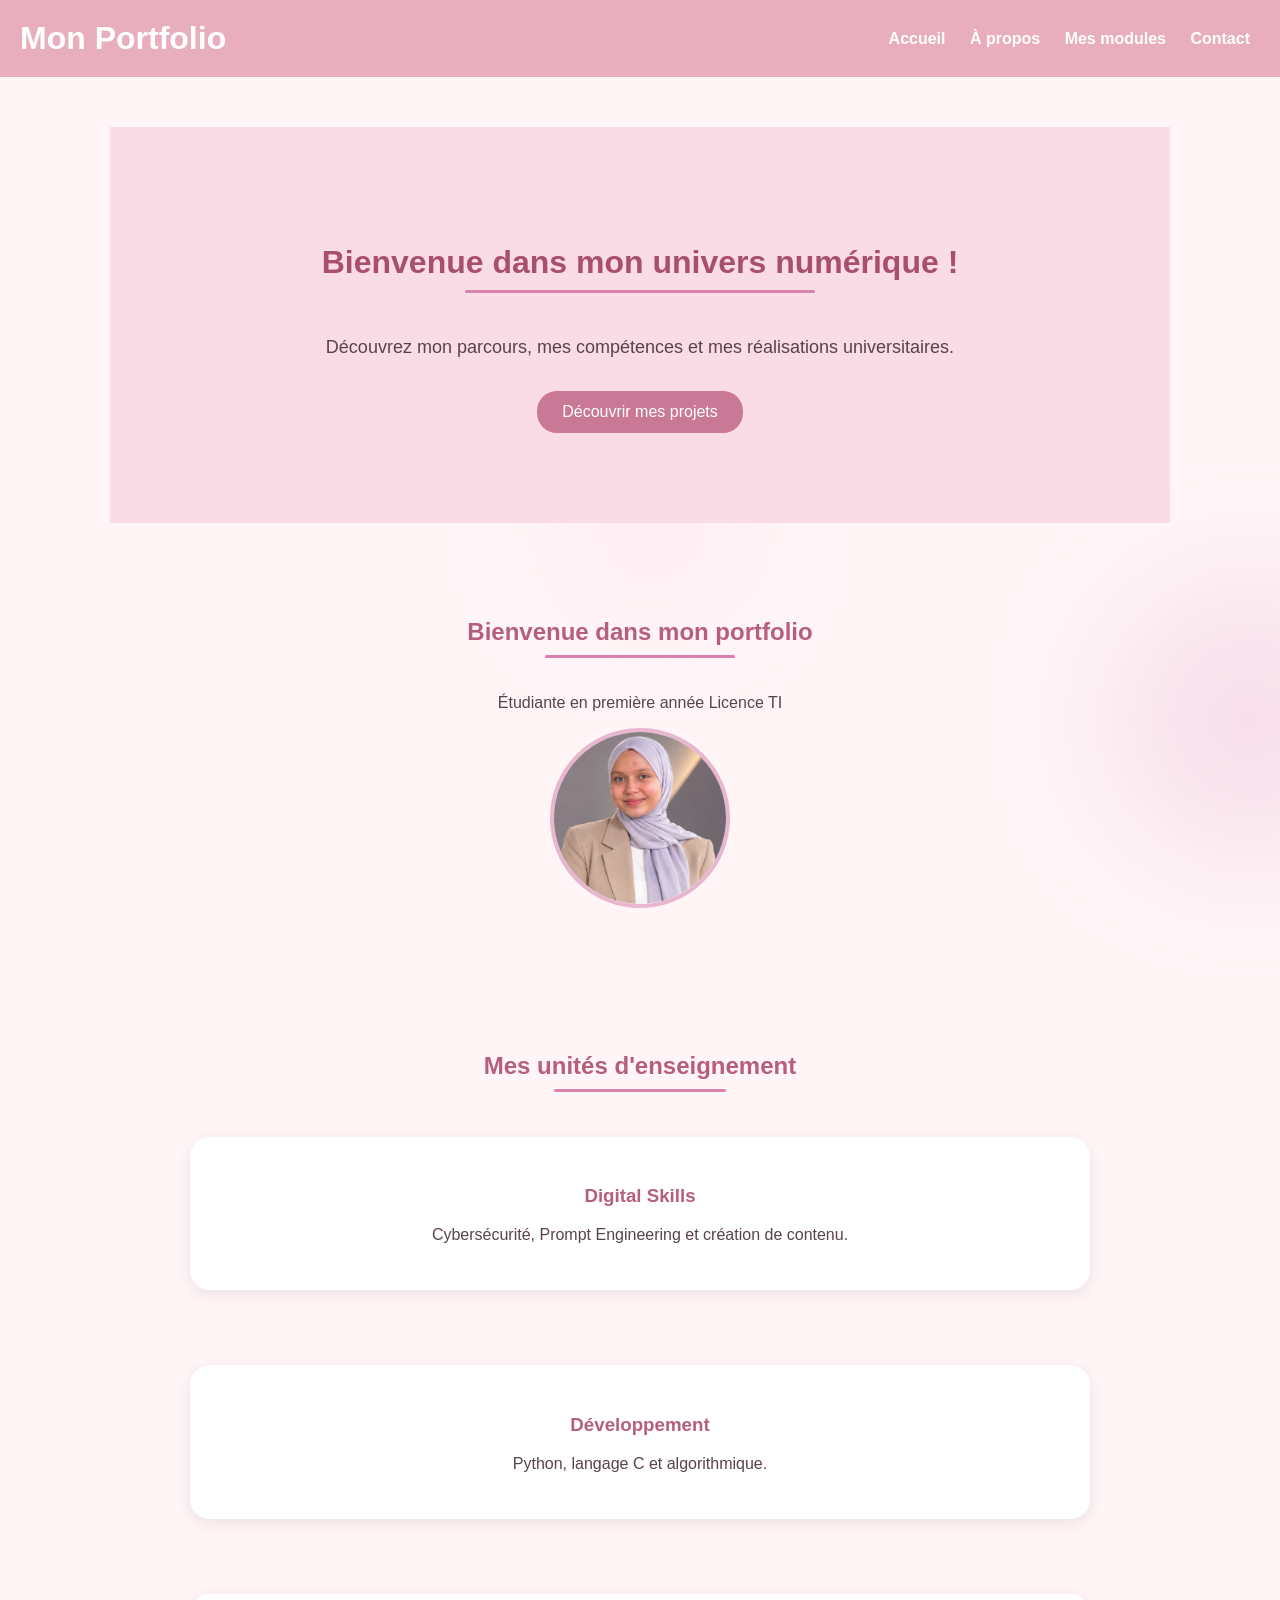
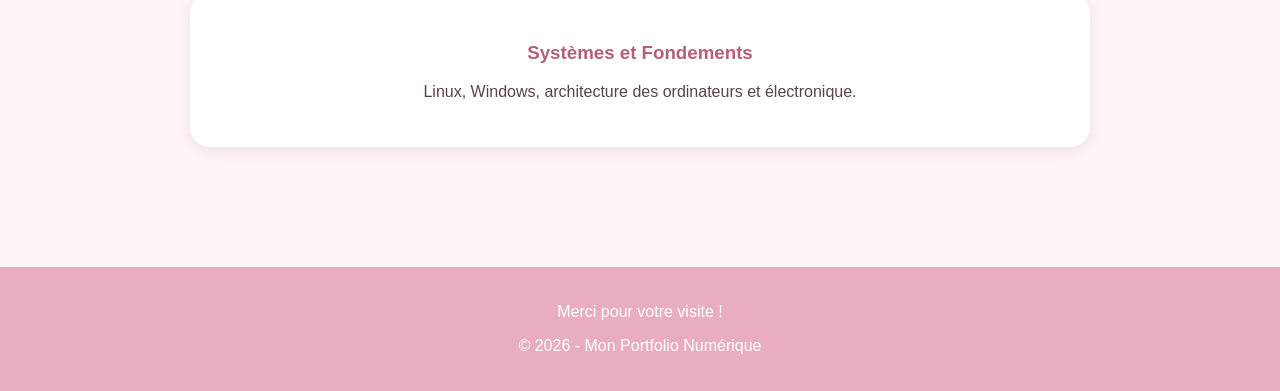
<file: index.html>
<!DOCTYPE html>
<html lang="fr">

<head>
    <meta charset="UTF-8">
    <meta name="viewport" content="width=device-width, initial-scale=1.0">

    <title>Mon Portfolio Numérique</title>

    <link rel="stylesheet" href="css/style.css">
</head>

<body>
    <div class="decoration decoration-1"></div>
   <div class="decoration decoration-2"></div>
   <div class="decoration decoration-3"></div>

    <!-- HEADER -->
    <header>
        <h1>Mon Portfolio</h1>

        <nav>
            <a href="#accueil">Accueil</a>
            <a href="#apropos">À propos</a>
            <a href="#modules">Mes modules</a>
            <a href="#contact">Contact</a>
        </nav>
    </header>

    <!-- SECTION ACCUEIL -->
    <main>

        <section id="accueil" class="bienvenue">

            <h2>Bienvenue dans mon univers numérique !</h2>

            <p>
                Découvrez mon parcours, mes compétences
                et mes réalisations universitaires.
            </p>

            <a href="#modules" class="bouton">
                Découvrir mes projets
            </a>

        </section>

        <!-- SECTION PRESENTATION -->
        <section id="apropos">

            

            <section class="profil">
   

    <h2>Bienvenue dans mon portfolio</h2>
    <p>Étudiante en première année Licence TI</p>
     <img src="medias/mon-profil.png" alt="Ma photo">
</section>
        </section>

        <!-- SECTION MODULES -->
        <section id="modules">

            <h2>Mes unités d'enseignement</h2>

            <div class="conteneur">

                <a href="digital-skills/cybersecurite.html"
                   class="carte">
                    <h3>Digital Skills</h3>
                    <p>Cybersécurité, Prompt Engineering
                    et création de contenu.</p>
                </a>

                <a href="developpement/python.html"
                   class="carte">
                    <h3>Développement</h3>
                    <p>Python, langage C et algorithmique.</p>
                </a>

                <a href="systemes-fondements/linux.html" class="carte">
                    <h3>Systèmes et Fondements</h3>
                    <p>Linux, Windows, architecture
                    des ordinateurs et électronique.</p>
                </a>

            </div>

        </section>
       

    </main>

    <!-- FOOTER -->
    <footer id="contact">

        <p>Merci pour votre visite !</p>

        <p>© 2026 - Mon Portfolio Numérique</p>

    </footer>

</body>
</html>
</file>
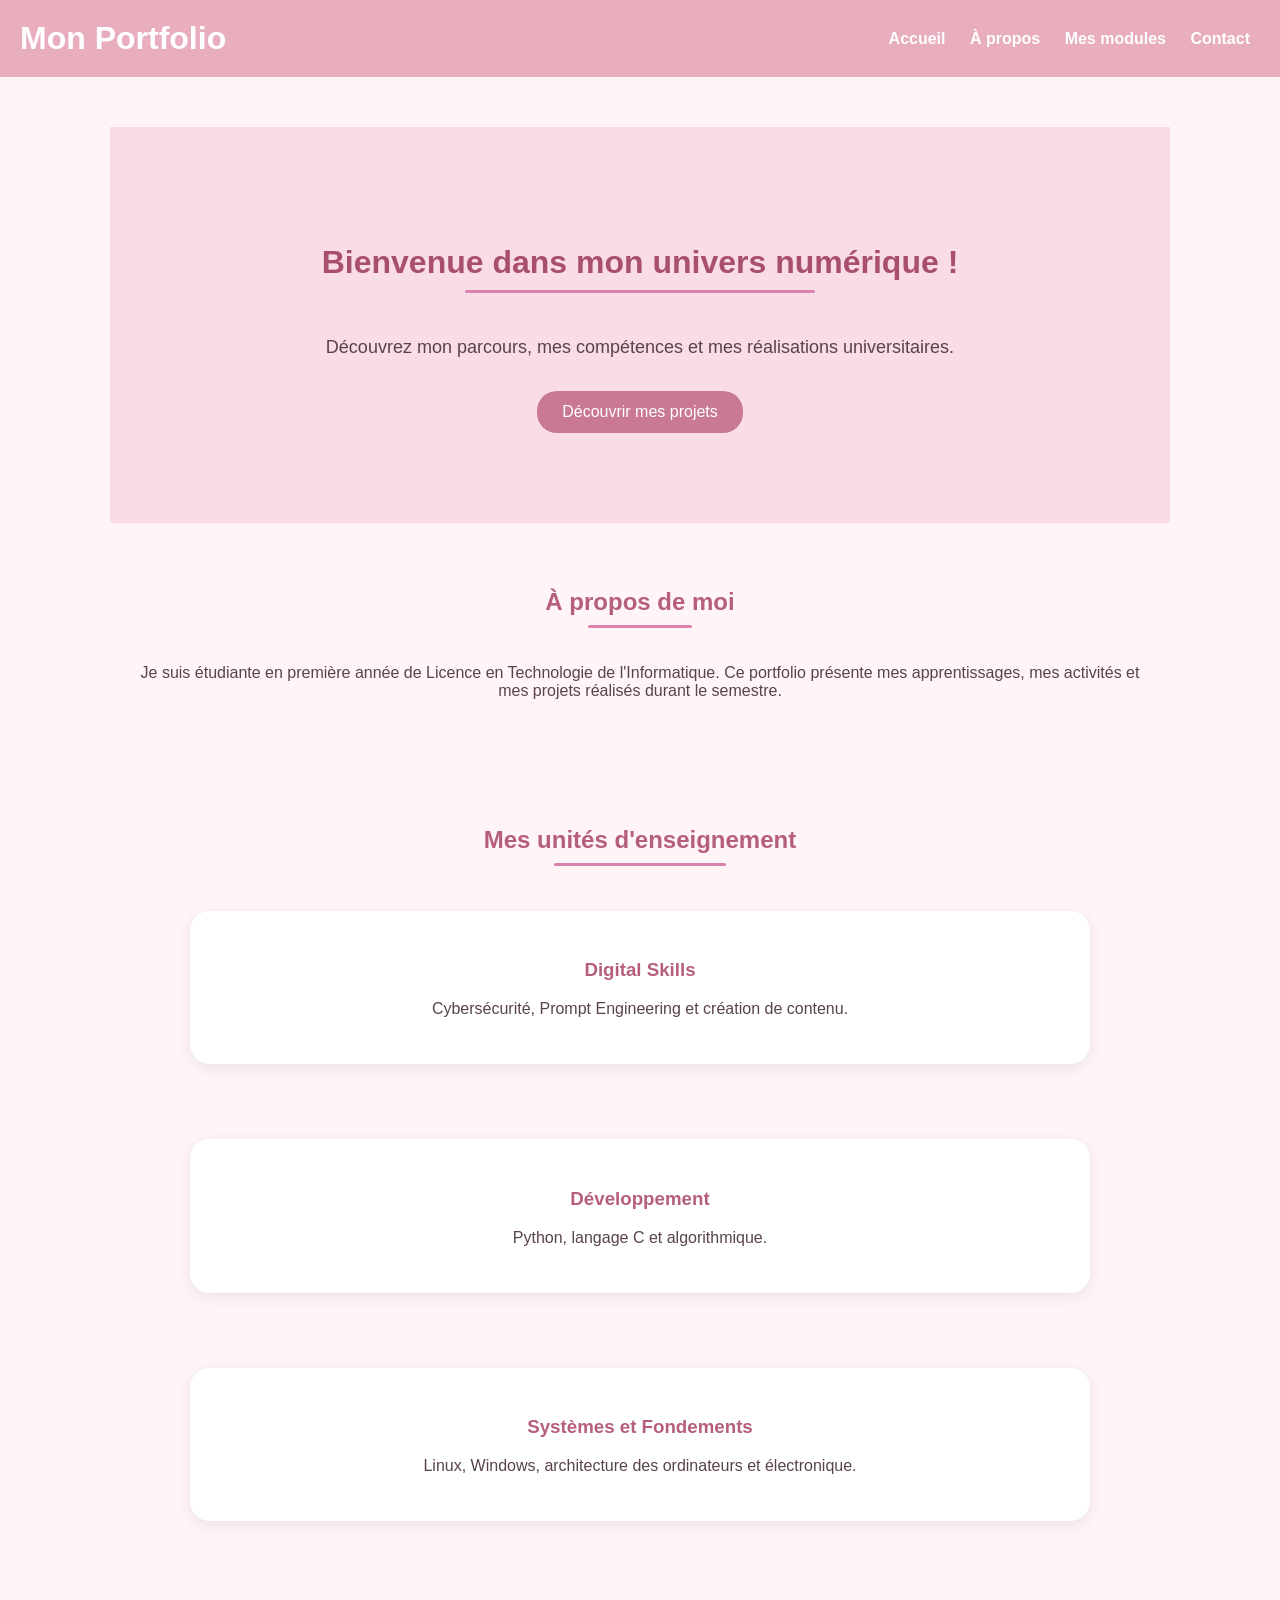
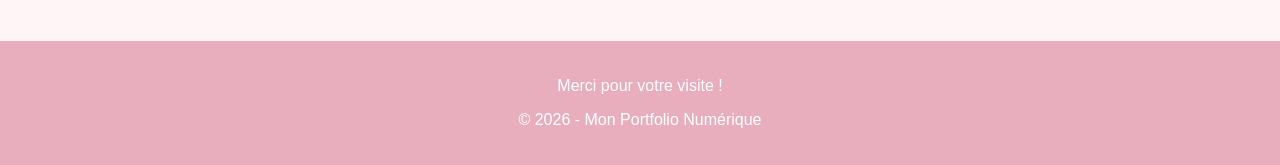
<file: index1.html>
<!DOCTYPE html>
<html lang="fr">

<head>
    <meta charset="UTF-8">
    <meta name="viewport" content="width=device-width, initial-scale=1.0">

    <title>Mon Portfolio Numérique</title>

    <link rel="stylesheet" href="css/style.css">
</head>

<body>

    <!-- HEADER -->
    <header>
        <h1>Mon Portfolio</h1>

        <nav>
            <a href="#accueil">Accueil</a>
            <a href="#apropos">À propos</a>
            <a href="#modules">Mes modules</a>
            <a href="#contact">Contact</a>
        </nav>
    </header>

    <!-- SECTION ACCUEIL -->
    <main>

        <section id="accueil" class="bienvenue">

            <h2>Bienvenue dans mon univers numérique !</h2>

            <p>
                Découvrez mon parcours, mes compétences
                et mes réalisations universitaires.
            </p>

            <a href="#modules" class="bouton">
                Découvrir mes projets
            </a>

        </section>

        <!-- SECTION PRESENTATION -->
        <section id="apropos">

            <h2>À propos de moi</h2>

            <p>
                Je suis étudiante en première année
                de Licence en Technologie de l'Informatique.

                Ce portfolio présente mes apprentissages,
                mes activités et mes projets réalisés
                durant le semestre.
            </p>

        </section>

        <!-- SECTION MODULES -->
        <section id="modules">

            <h2>Mes unités d'enseignement</h2>

            <div class="conteneur">

                <a href="digital-skills/cybersecurite.html"
                   class="carte">
                    <h3>Digital Skills</h3>
                    <p>Cybersécurité, Prompt Engineering
                    et création de contenu.</p>
                </a>

                <a href="developpement/python.html"
                   class="carte">
                    <h3>Développement</h3>
                    <p>Python, langage C et algorithmique.</p>
                </a>

                <a href="systemes/systemes-exploitation.html"
                   class="carte">
                    <h3>Systèmes et Fondements</h3>
                    <p>Linux, Windows, architecture
                    des ordinateurs et électronique.</p>
                </a>

            </div>

        </section>

    </main>

    <!-- FOOTER -->
    <footer id="contact">

        <p>Merci pour votre visite !</p>

        <p>© 2026 - Mon Portfolio Numérique</p>

    </footer>

</body>
</html>
</file>
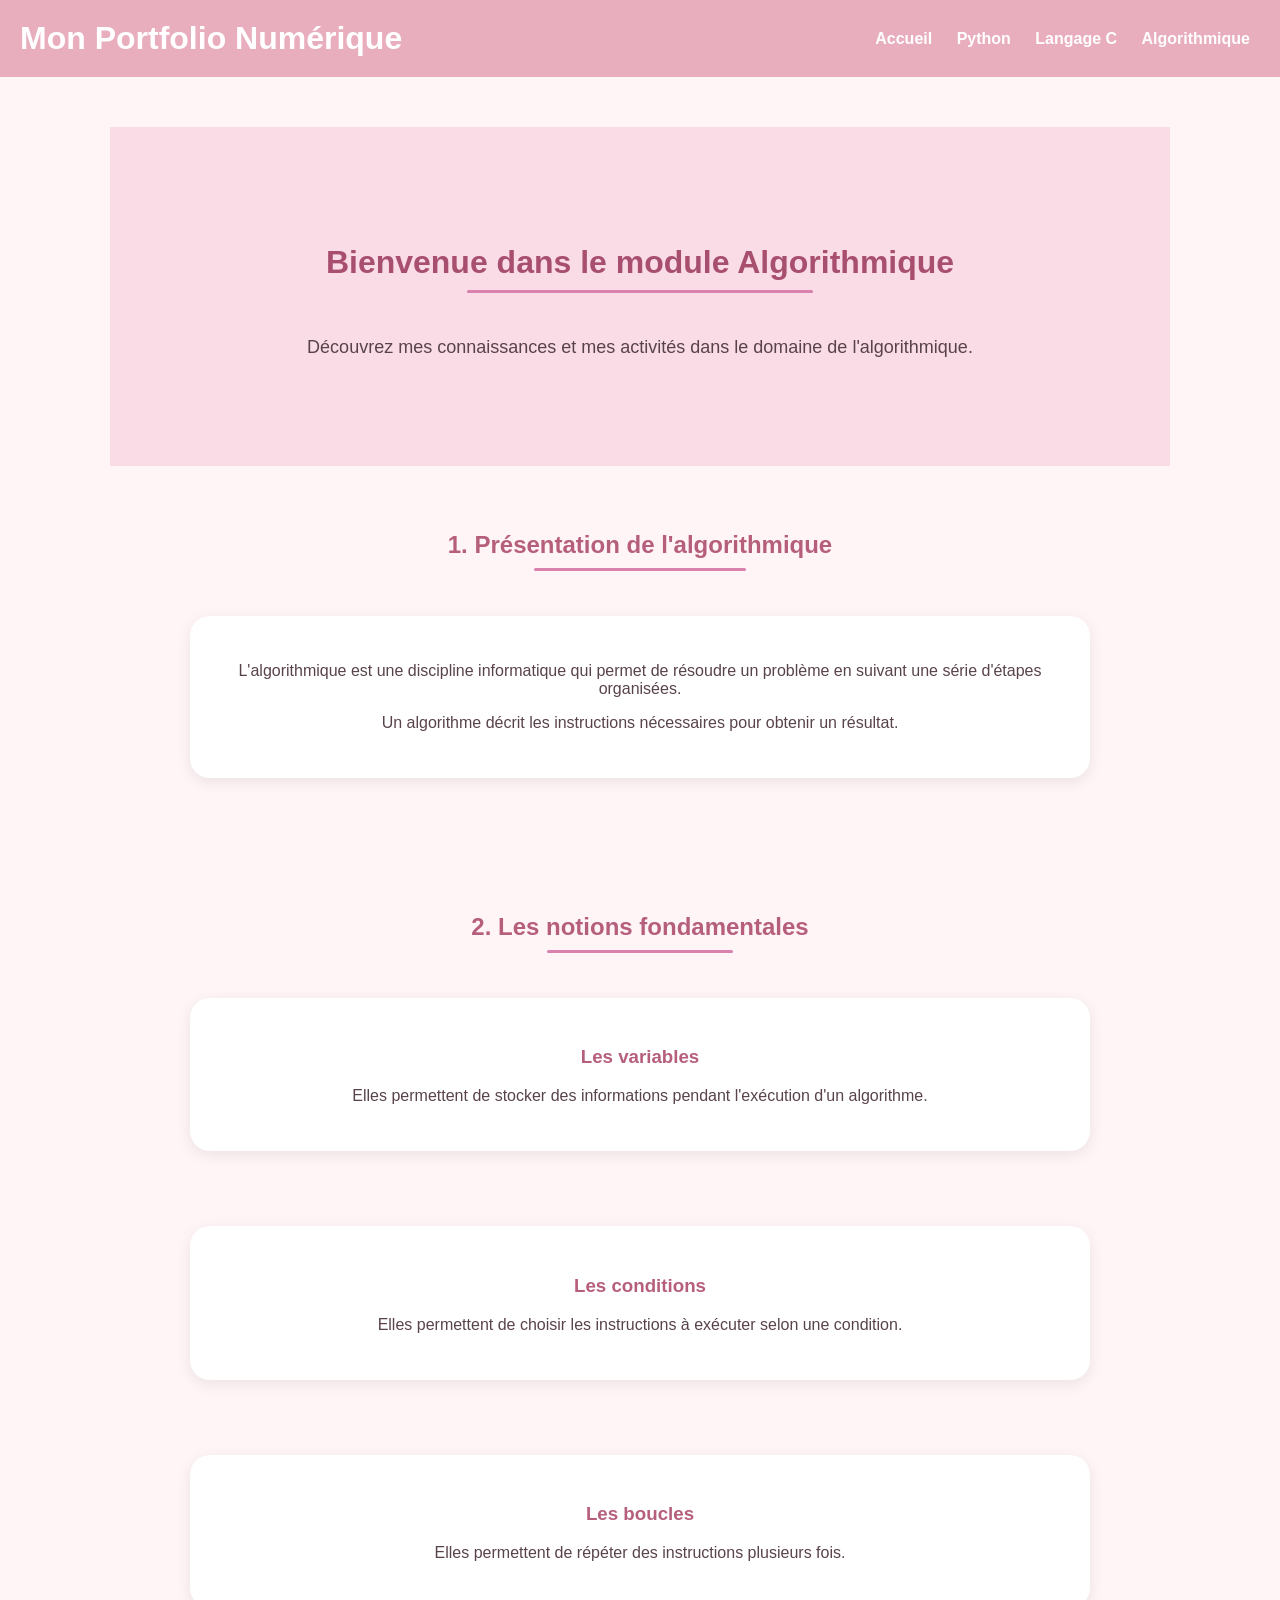
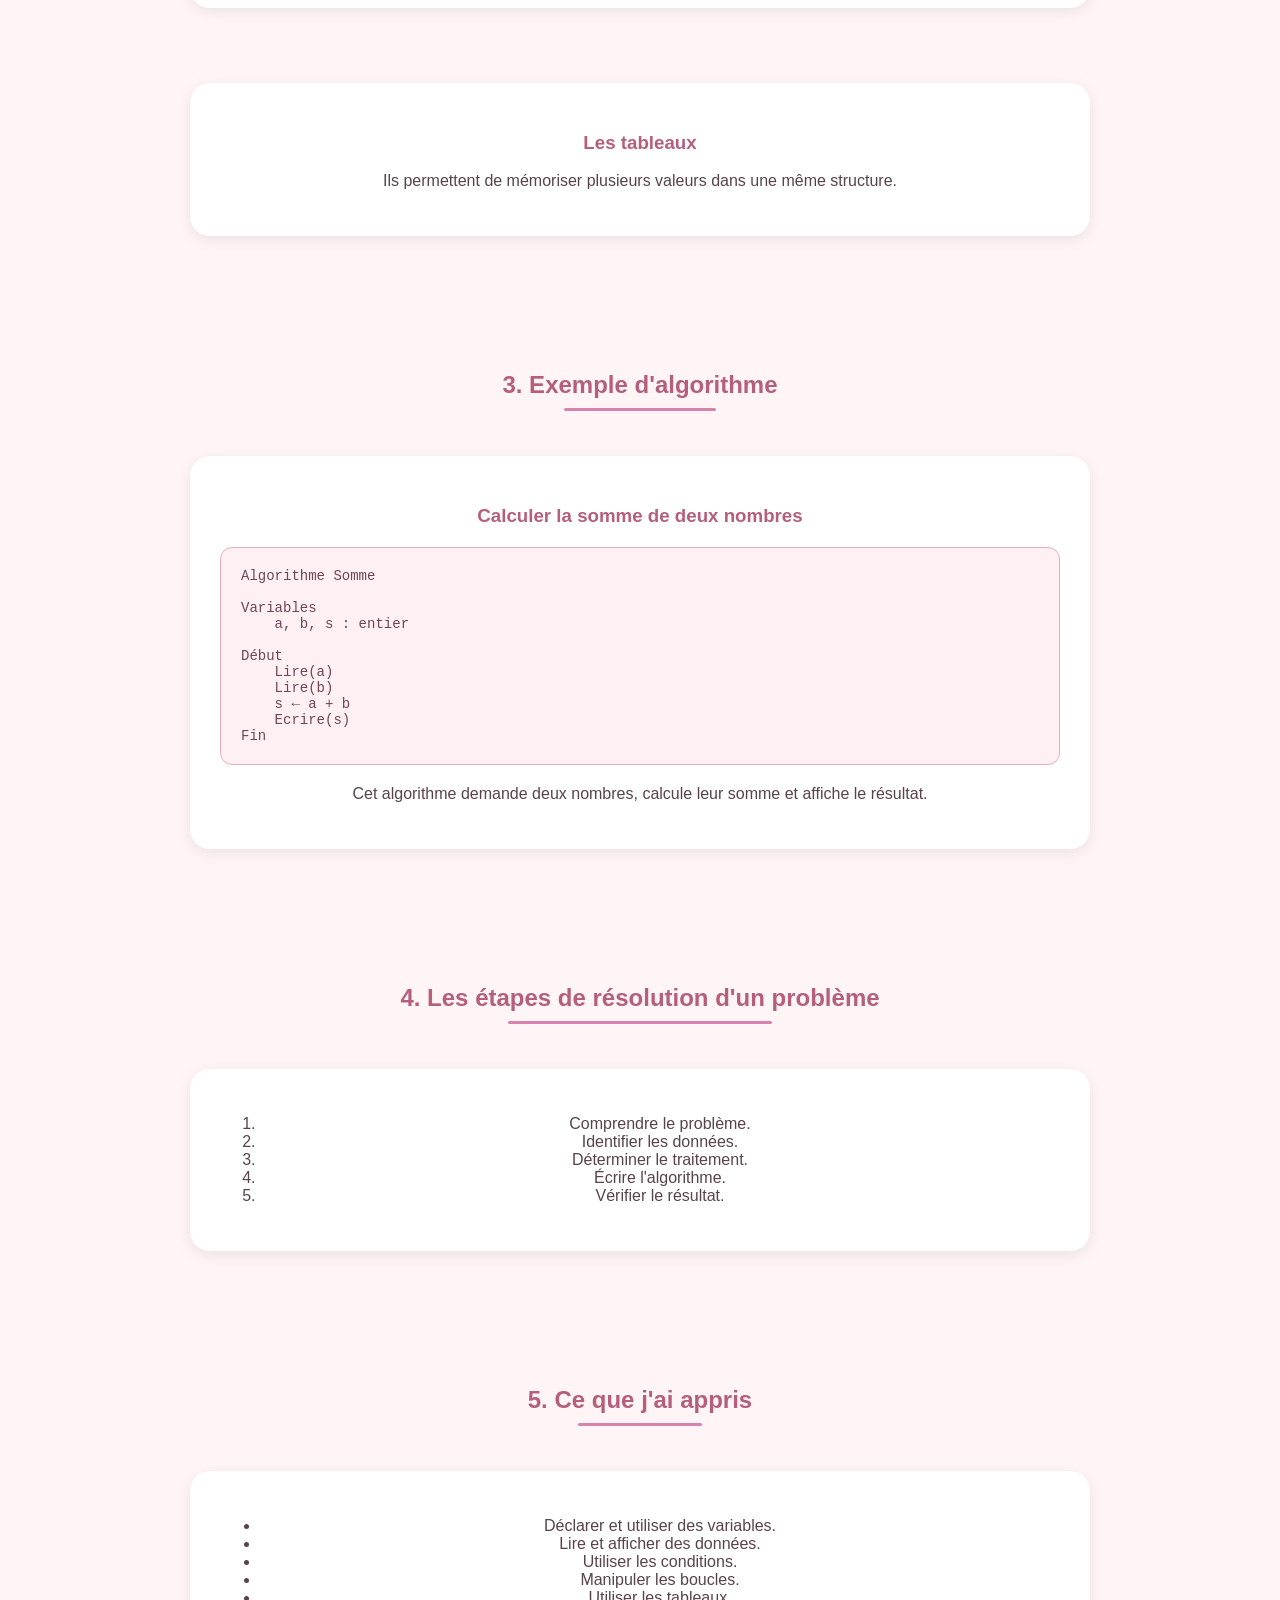
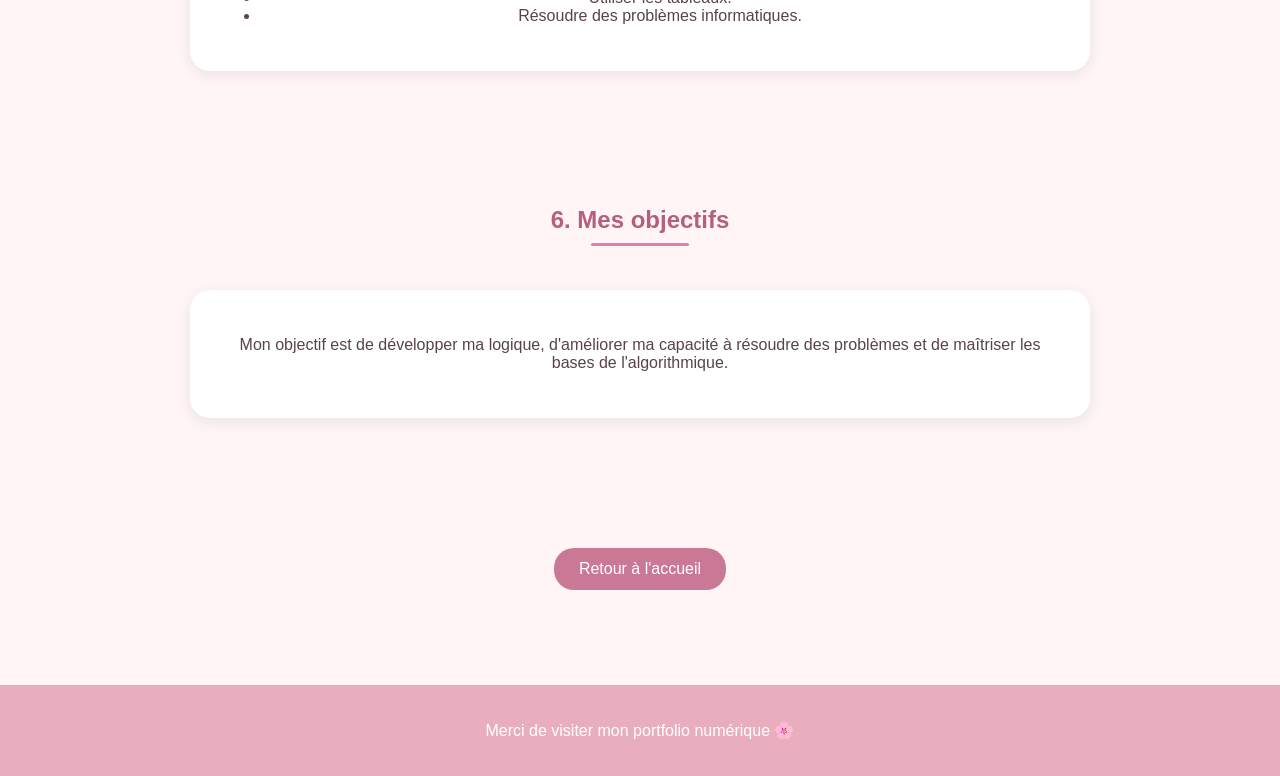
<file: developpement/algorithmique.html>
<!DOCTYPE html>
<html lang="fr">

<head>
    <meta charset="UTF-8">
    <meta name="viewport" content="width=device-width, initial-scale=1.0">

    <title>Algorithmique - Mon Portfolio</title>

    <link rel="stylesheet" href="../css/style.css">
</head>

<body>

<header>
    <h1>Mon Portfolio Numérique</h1>

    <nav>
        <a href="../index.html">Accueil</a>
        <a href="python.html">Python</a>
        <a href="langage-c.html">Langage C</a>
        <a href="algorithmique.html">Algorithmique</a>
    </nav>
</header>
<main>
    <section class="bienvenue">
        <h2>Bienvenue dans le module Algorithmique</h2>

        <p>
            Découvrez mes connaissances et mes activités
            dans le domaine de l'algorithmique.
        </p>
    </section>

    <section>
        <h2>1. Présentation de l'algorithmique</h2>

        <div class="carte">
            <p>
                L'algorithmique est une discipline informatique
                qui permet de résoudre un problème en suivant
                une série d'étapes organisées.
            </p>

            <p>
                Un algorithme décrit les instructions nécessaires
                pour obtenir un résultat.
            </p>
        </div>
    </section>

    <section>
        <h2>2. Les notions fondamentales</h2>

        <div class="conteneur">

            <div class="carte">
                <h3>Les variables</h3>
                <p>
                    Elles permettent de stocker des informations
                    pendant l'exécution d'un algorithme.
                </p>
            </div>

            <div class="carte">
                <h3>Les conditions</h3>
                <p>
                    Elles permettent de choisir les instructions
                    à exécuter selon une condition.
                </p>
            </div>

            <div class="carte">
                <h3>Les boucles</h3>
                <p>
                    Elles permettent de répéter des instructions
                    plusieurs fois.
                </p>
            </div>

            <div class="carte">
                <h3>Les tableaux</h3>
                <p>
                    Ils permettent de mémoriser plusieurs valeurs
                    dans une même structure.
                </p>
            </div>

        </div>
    </section>

    <section>
        <h2>3. Exemple d'algorithme</h2>

        <div class="carte">
            <h3>Calculer la somme de deux nombres</h3>

            <pre><code>Algorithme Somme

Variables
    a, b, s : entier

Début
    Lire(a)
    Lire(b)
    s ← a + b
    Ecrire(s)
Fin</code></pre>

            <p>
                Cet algorithme demande deux nombres,
                calcule leur somme et affiche le résultat.
            </p>
        </div>
    </section>

    <section>
        <h2>4. Les étapes de résolution d'un problème</h2>

        <div class="carte">
            <ol>
                <li>Comprendre le problème.</li>
                <li>Identifier les données.</li>
                <li>Déterminer le traitement.</li>
                <li>Écrire l'algorithme.</li>
                <li>Vérifier le résultat.</li>
            </ol>
        </div>
    </section>

    <section>
        <h2>5. Ce que j'ai appris</h2>

        <div class="carte">
            <ul>
                <li>Déclarer et utiliser des variables.</li>
                <li>Lire et afficher des données.</li>
                <li>Utiliser les conditions.</li>
                <li>Manipuler les boucles.</li>
                <li>Utiliser les tableaux.</li>
                <li>Résoudre des problèmes informatiques.</li>
            </ul>
        </div>
    </section>

    <section>
        <h2>6. Mes objectifs</h2>

        <div class="carte">
            <p>
                Mon objectif est de développer ma logique,
                d'améliorer ma capacité à résoudre des problèmes
                et de maîtriser les bases de l'algorithmique.
            </p>
        </div>
    </section>

    <section>
        <a href="../index.html" class="bouton">
            Retour à l'accueil
        </a>
    </section>

</main>

<footer>
    <p>Merci de visiter mon portfolio numérique 🌸</p>
</footer>

</body>
</html>
</file>
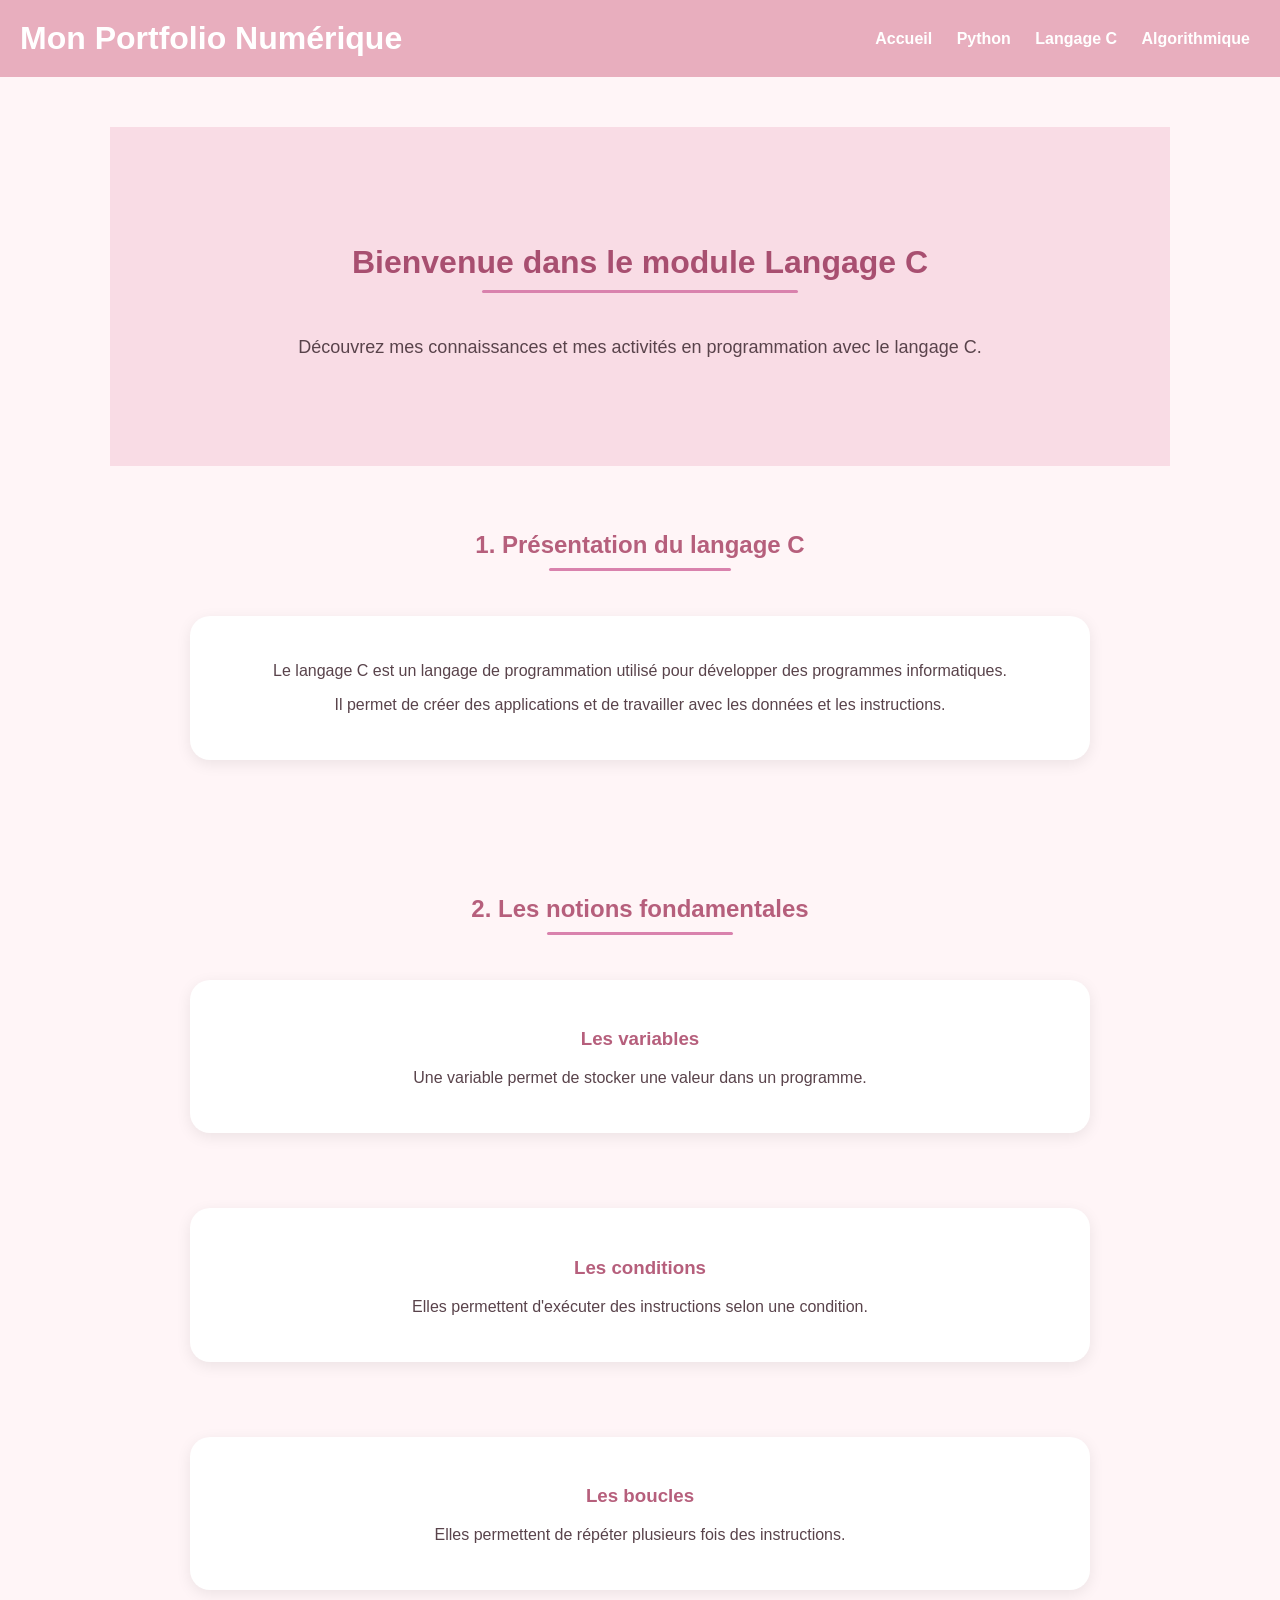
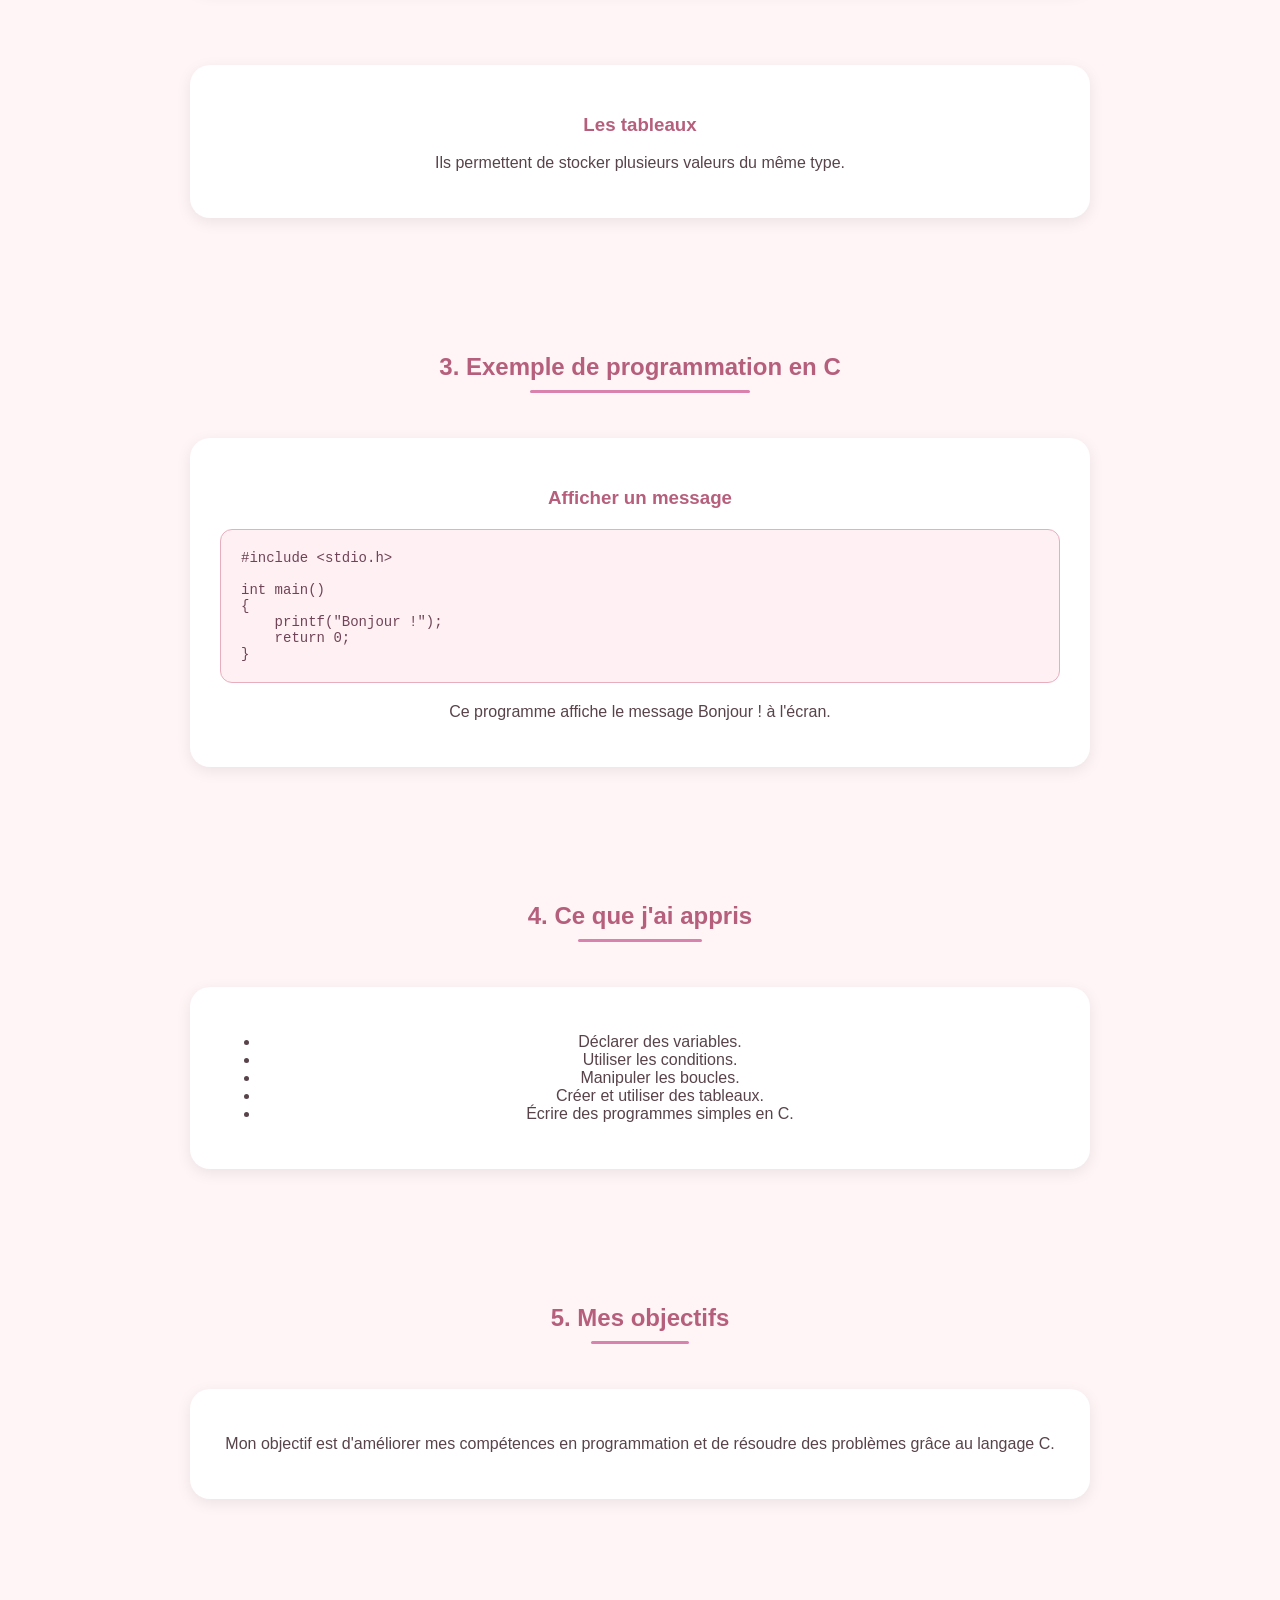
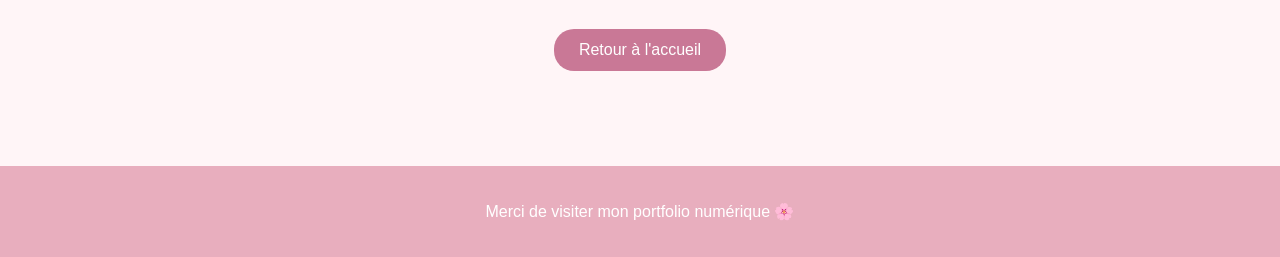
<file: developpement/langage-c.html>
<!DOCTYPE html>
<html lang="fr">

<head>
    <meta charset="UTF-8">
    <meta name="viewport" content="width=device-width, initial-scale=1.0">

    <title>Langage C - Mon Portfolio</title>

   <link rel="stylesheet" href="../css/style.css">
</head>

<body>

<header>
    <h1>Mon Portfolio Numérique</h1>

    <nav>
        <a href="../index.html">Accueil</a>
        <a href="python.html">Python</a>
        <a href="langage-c.html">Langage C</a>
        <a href="algorithmique.html"> Algorithmique</a>
    </nav>
</header>
<main>

    <section class="bienvenue">
        <h2>Bienvenue dans le module Langage C</h2>

        <p>
            Découvrez mes connaissances et mes activités
            en programmation avec le langage C.
        </p>
    </section>

    <section>
        <h2>1. Présentation du langage C</h2>

        <div class="carte">
            <p>
                Le langage C est un langage de programmation
                utilisé pour développer des programmes informatiques.
            </p>

            <p>
                Il permet de créer des applications et de
                travailler avec les données et les instructions.
            </p>
        </div>
    </section>

    <section>
        <h2>2. Les notions fondamentales</h2>

        <div class="conteneur">

            <div class="carte">
                <h3>Les variables</h3>
                <p>
                    Une variable permet de stocker une valeur
                    dans un programme.
                </p>
            </div>

            <div class="carte">
                <h3>Les conditions</h3>
                <p>
                    Elles permettent d'exécuter des instructions
                    selon une condition.
                </p>
            </div>

            <div class="carte">
                <h3>Les boucles</h3>
                <p>
                    Elles permettent de répéter plusieurs fois
                    des instructions.
                </p>
            </div>

            <div class="carte">
                <h3>Les tableaux</h3>
                <p>
                    Ils permettent de stocker plusieurs valeurs
                    du même type.
                </p>
            </div>

        </div>
    </section>

    <section>
        <h2>3. Exemple de programmation en C</h2>

        <div class="carte">
            <h3>Afficher un message</h3>

            <pre><code>#include &lt;stdio.h&gt;

int main()
{
    printf("Bonjour !");
    return 0;
}</code></pre>

            <p>
                Ce programme affiche le message
                Bonjour ! à l'écran.
            </p>
        </div>
    </section>

    <section>
        <h2>4. Ce que j'ai appris</h2>

        <div class="carte">
            <ul>
                <li>Déclarer des variables.</li>
                <li>Utiliser les conditions.</li>
                <li>Manipuler les boucles.</li>
                <li>Créer et utiliser des tableaux.</li>
                <li>Écrire des programmes simples en C.</li>
            </ul>
        </div>
    </section>

    <section>
        <h2>5. Mes objectifs</h2>

        <div class="carte">
            <p>
                Mon objectif est d'améliorer mes compétences
                en programmation et de résoudre des problèmes
                grâce au langage C.
            </p>
        </div>
    </section>

    <section>
        <a href="../index.html" class="bouton">
            Retour à l'accueil
        </a>
    </section>

</main>

<footer>
    <p>Merci de visiter mon portfolio numérique 🌸</p>
</footer>

</body>
</html>
</file>
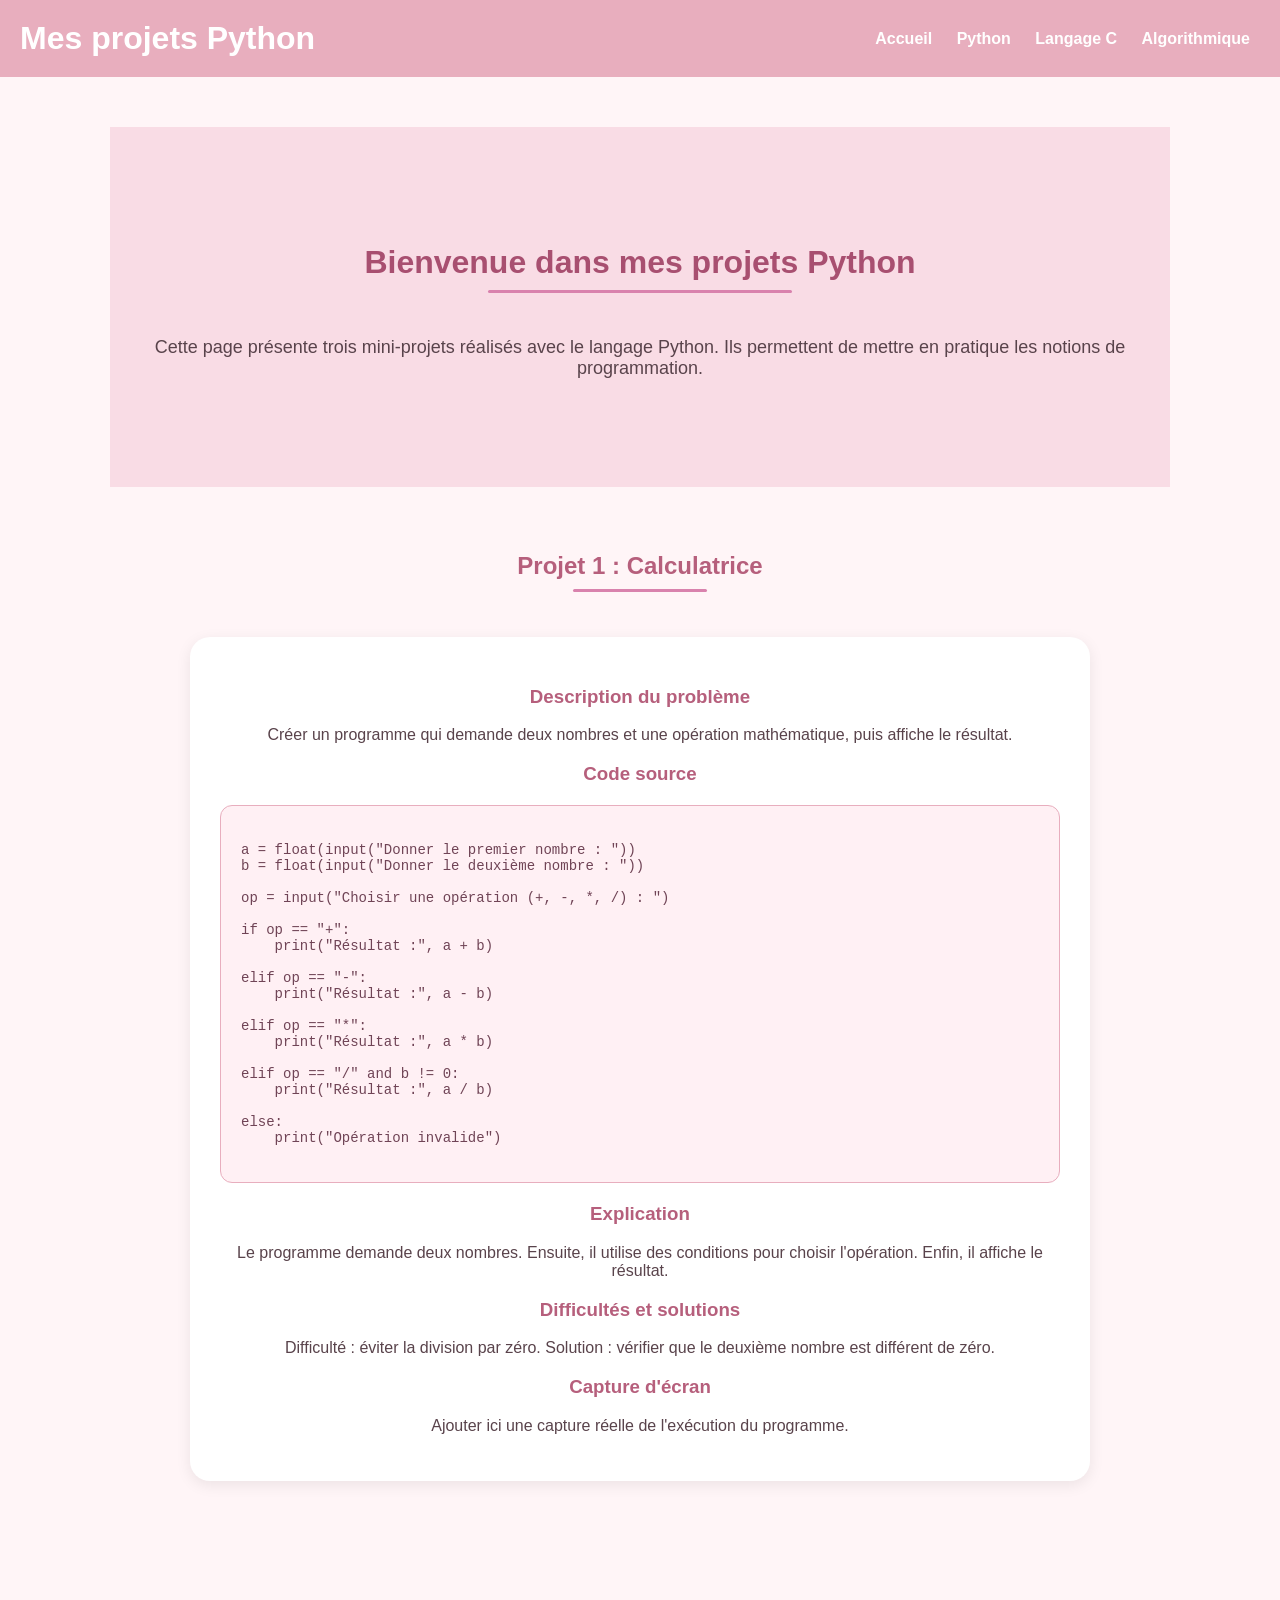
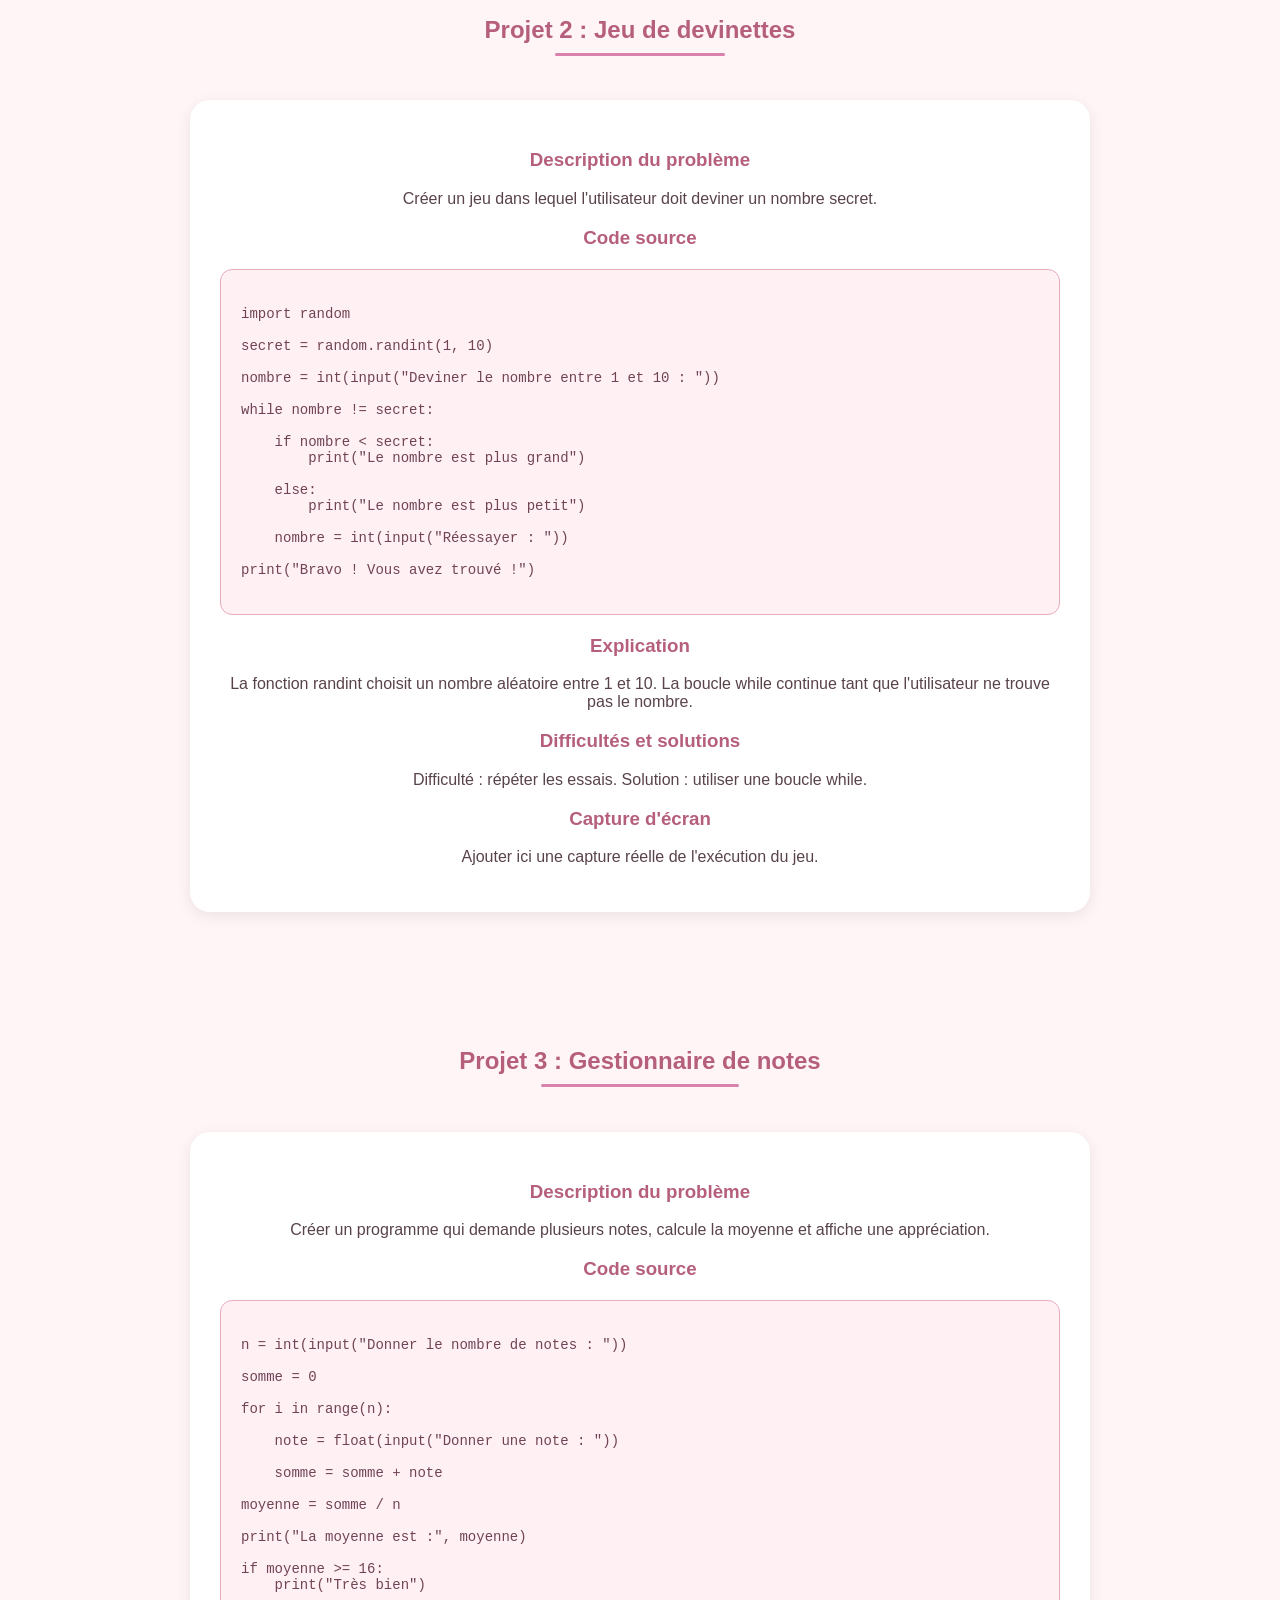
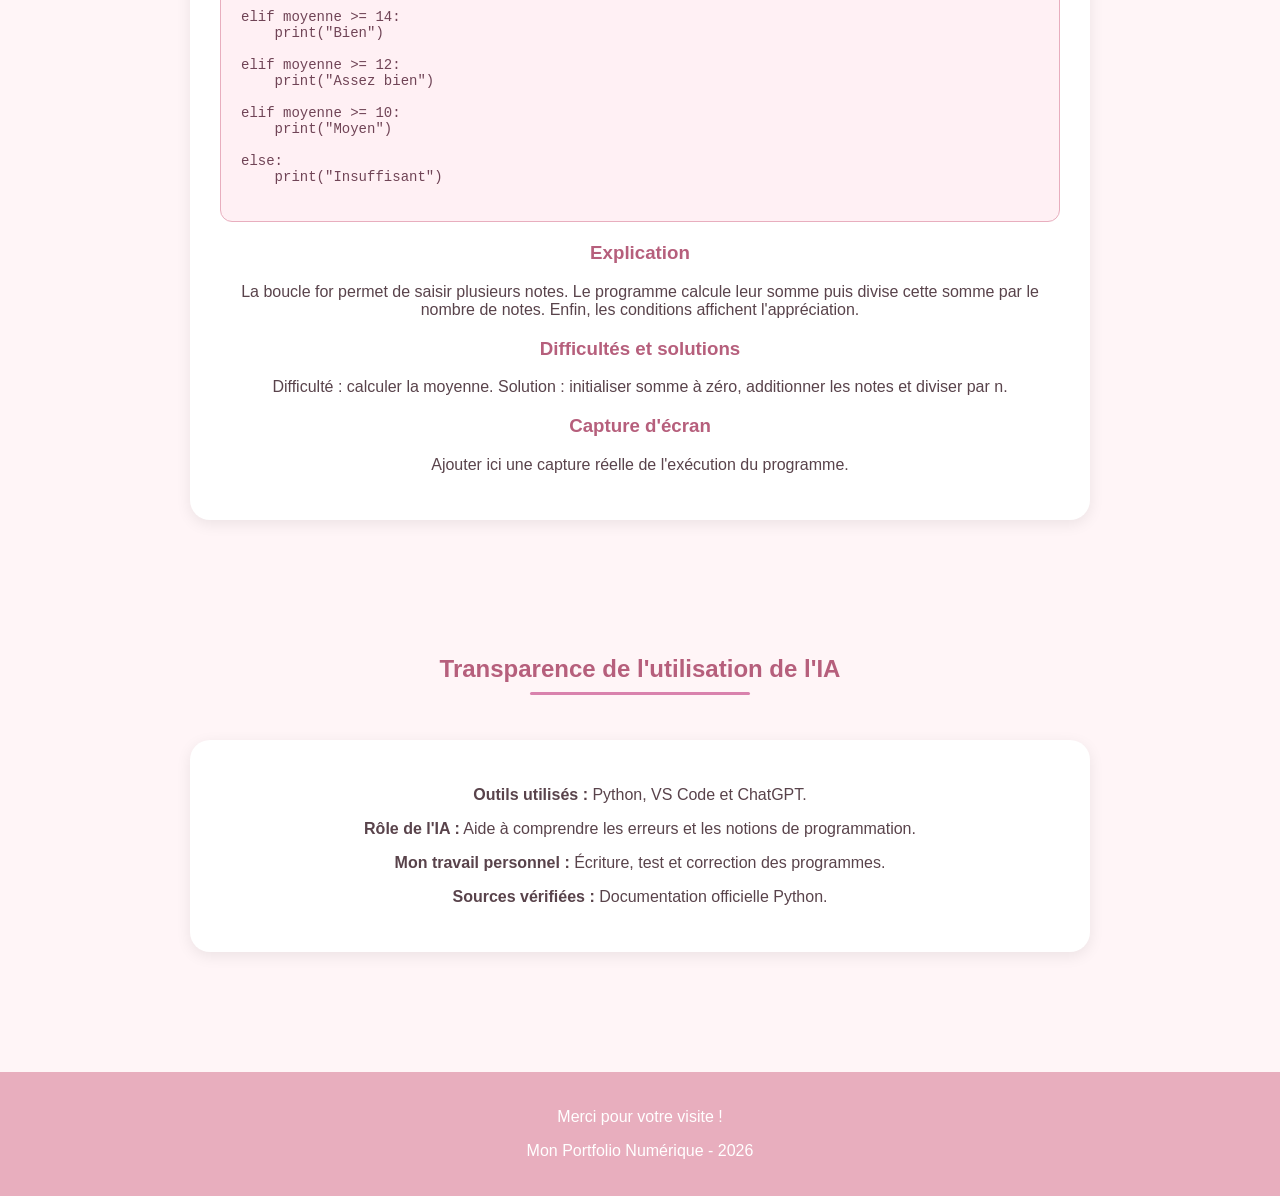
<file: developpement/python.html>
<!DOCTYPE html>
<html lang="fr">

<head>
    <meta charset="UTF-8">
    <meta name="viewport" content="width=device-width, initial-scale=1.0">

    <title>Mes projets Python</title>

    <link rel="stylesheet" href="../css/style.css">
</head>

<body>

<header>
    <h1>Mes projets Python</h1>

    <nav>
        <a href="../index.html">Accueil</a>
        <a href="python.html">Python</a>
        <a href="langage-c.html">Langage C</a>
        <a href="algorithmique.html">Algorithmique</a>
    </nav>
</header>

<main>

    <section class="bienvenue">

        <h2>Bienvenue dans mes projets Python</h2>

        <p>
            Cette page présente trois mini-projets
            réalisés avec le langage Python.
            Ils permettent de mettre en pratique
            les notions de programmation.
        </p>

    </section>

    <!-- PROJET 1 -->

    <section>

        <h2>Projet 1 : Calculatrice</h2>

        <div class="carte">

            <h3>Description du problème</h3>

            <p>
                Créer un programme qui demande deux nombres
                et une opération mathématique, puis affiche
                le résultat.
            </p>

            <h3>Code source</h3>

            <pre><code>
a = float(input("Donner le premier nombre : "))
b = float(input("Donner le deuxième nombre : "))

op = input("Choisir une opération (+, -, *, /) : ")

if op == "+":
    print("Résultat :", a + b)

elif op == "-":
    print("Résultat :", a - b)

elif op == "*":
    print("Résultat :", a * b)

elif op == "/" and b != 0:
    print("Résultat :", a / b)

else:
    print("Opération invalide")
            </code></pre>

            <h3>Explication</h3>

            <p>
                Le programme demande deux nombres.
                Ensuite, il utilise des conditions
                pour choisir l'opération.
                Enfin, il affiche le résultat.
            </p>

            <h3>Difficultés et solutions</h3>

            <p>
                Difficulté : éviter la division par zéro.
                Solution : vérifier que le deuxième nombre
                est différent de zéro.
            </p>

            <h3>Capture d'écran</h3>

            <p>
                Ajouter ici une capture réelle
                de l'exécution du programme.
            </p>

        </div>

    </section>

    <!-- PROJET 2 -->

    <section>

        <h2>Projet 2 : Jeu de devinettes</h2>

        <div class="carte">

            <h3>Description du problème</h3>

            <p>
                Créer un jeu dans lequel l'utilisateur
                doit deviner un nombre secret.
            </p>

            <h3>Code source</h3>

            <pre><code>
import random

secret = random.randint(1, 10)

nombre = int(input("Deviner le nombre entre 1 et 10 : "))

while nombre != secret:

    if nombre < secret:
        print("Le nombre est plus grand")

    else:
        print("Le nombre est plus petit")

    nombre = int(input("Réessayer : "))

print("Bravo ! Vous avez trouvé !")
            </code></pre>

            <h3>Explication</h3>

            <p>
                La fonction randint choisit un nombre
                aléatoire entre 1 et 10.
                La boucle while continue tant que
                l'utilisateur ne trouve pas le nombre.
            </p>

            <h3>Difficultés et solutions</h3>

            <p>
                Difficulté : répéter les essais.
                Solution : utiliser une boucle while.
            </p>

            <h3>Capture d'écran</h3>

            <p>
                Ajouter ici une capture réelle
                de l'exécution du jeu.
            </p>

        </div>

    </section>

    <!-- PROJET 3 -->

    <section>

        <h2>Projet 3 : Gestionnaire de notes</h2>

        <div class="carte">

            <h3>Description du problème</h3>

            <p>
                Créer un programme qui demande plusieurs notes,
                calcule la moyenne et affiche une appréciation.
            </p>

            <h3>Code source</h3>

            <pre><code>
n = int(input("Donner le nombre de notes : "))

somme = 0

for i in range(n):

    note = float(input("Donner une note : "))

    somme = somme + note

moyenne = somme / n

print("La moyenne est :", moyenne)

if moyenne >= 16:
    print("Très bien")

elif moyenne >= 14:
    print("Bien")

elif moyenne >= 12:
    print("Assez bien")

elif moyenne >= 10:
    print("Moyen")

else:
    print("Insuffisant")
            </code></pre>

            <h3>Explication</h3>

            <p>
                La boucle for permet de saisir plusieurs notes.
                Le programme calcule leur somme puis divise
                cette somme par le nombre de notes.
                Enfin, les conditions affichent l'appréciation.
            </p>

            <h3>Difficultés et solutions</h3>

            <p>
                Difficulté : calculer la moyenne.
                Solution : initialiser somme à zéro,
                additionner les notes et diviser par n.
            </p>

            <h3>Capture d'écran</h3>

            <p>
                Ajouter ici une capture réelle
                de l'exécution du programme.
            </p>

        </div>

    </section>

    <!-- TRANSPARENCE IA -->

    <section>

        <h2>Transparence de l'utilisation de l'IA</h2>

        <div class="carte">

            <p><strong>Outils utilisés :</strong>
            Python, VS Code et ChatGPT.</p>

            <p><strong>Rôle de l'IA :</strong>
            Aide à comprendre les erreurs et
            les notions de programmation.</p>

            <p><strong>Mon travail personnel :</strong>
            Écriture, test et correction des programmes.</p>

            <p><strong>Sources vérifiées :</strong>
            Documentation officielle Python.</p>

        </div>

    </section>

</main>

<footer>
    <p>Merci pour votre visite !</p>
    <p>Mon Portfolio Numérique - 2026</p>
</footer>

</body>
</html>
</file>
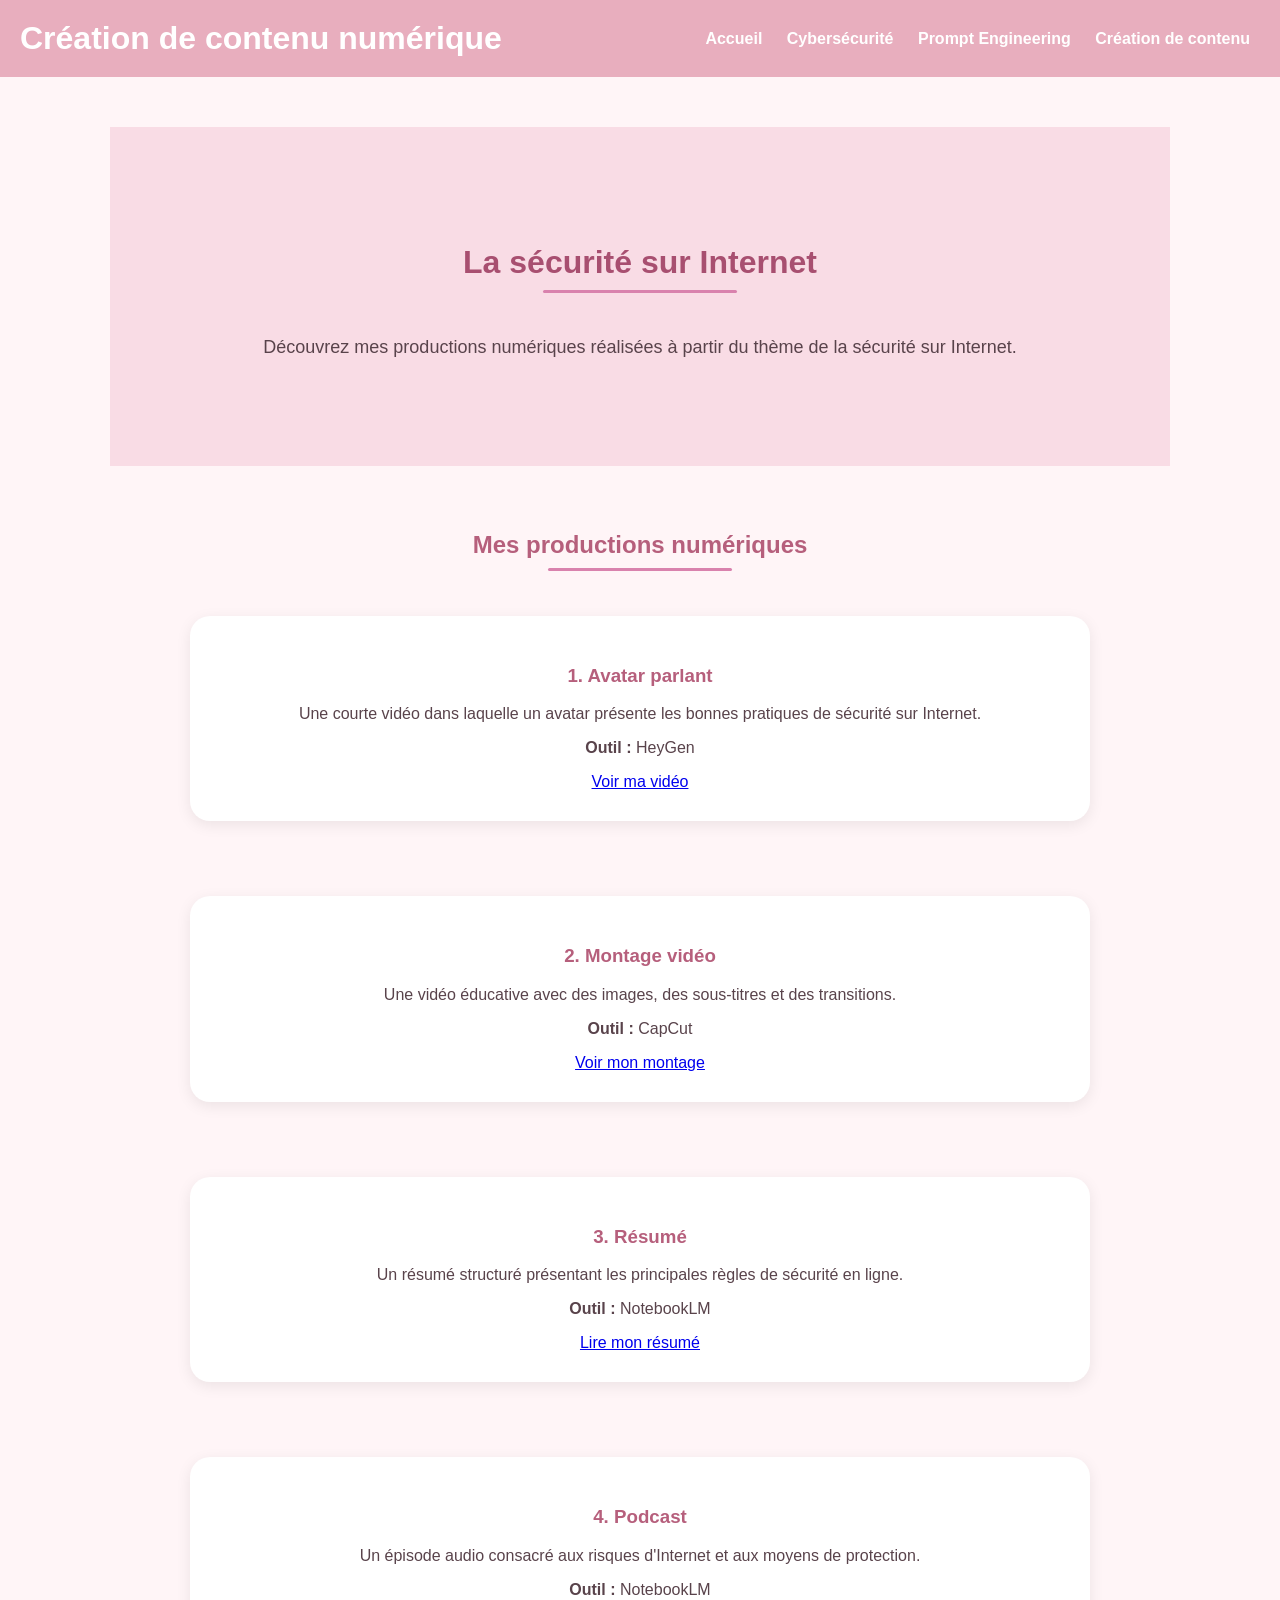
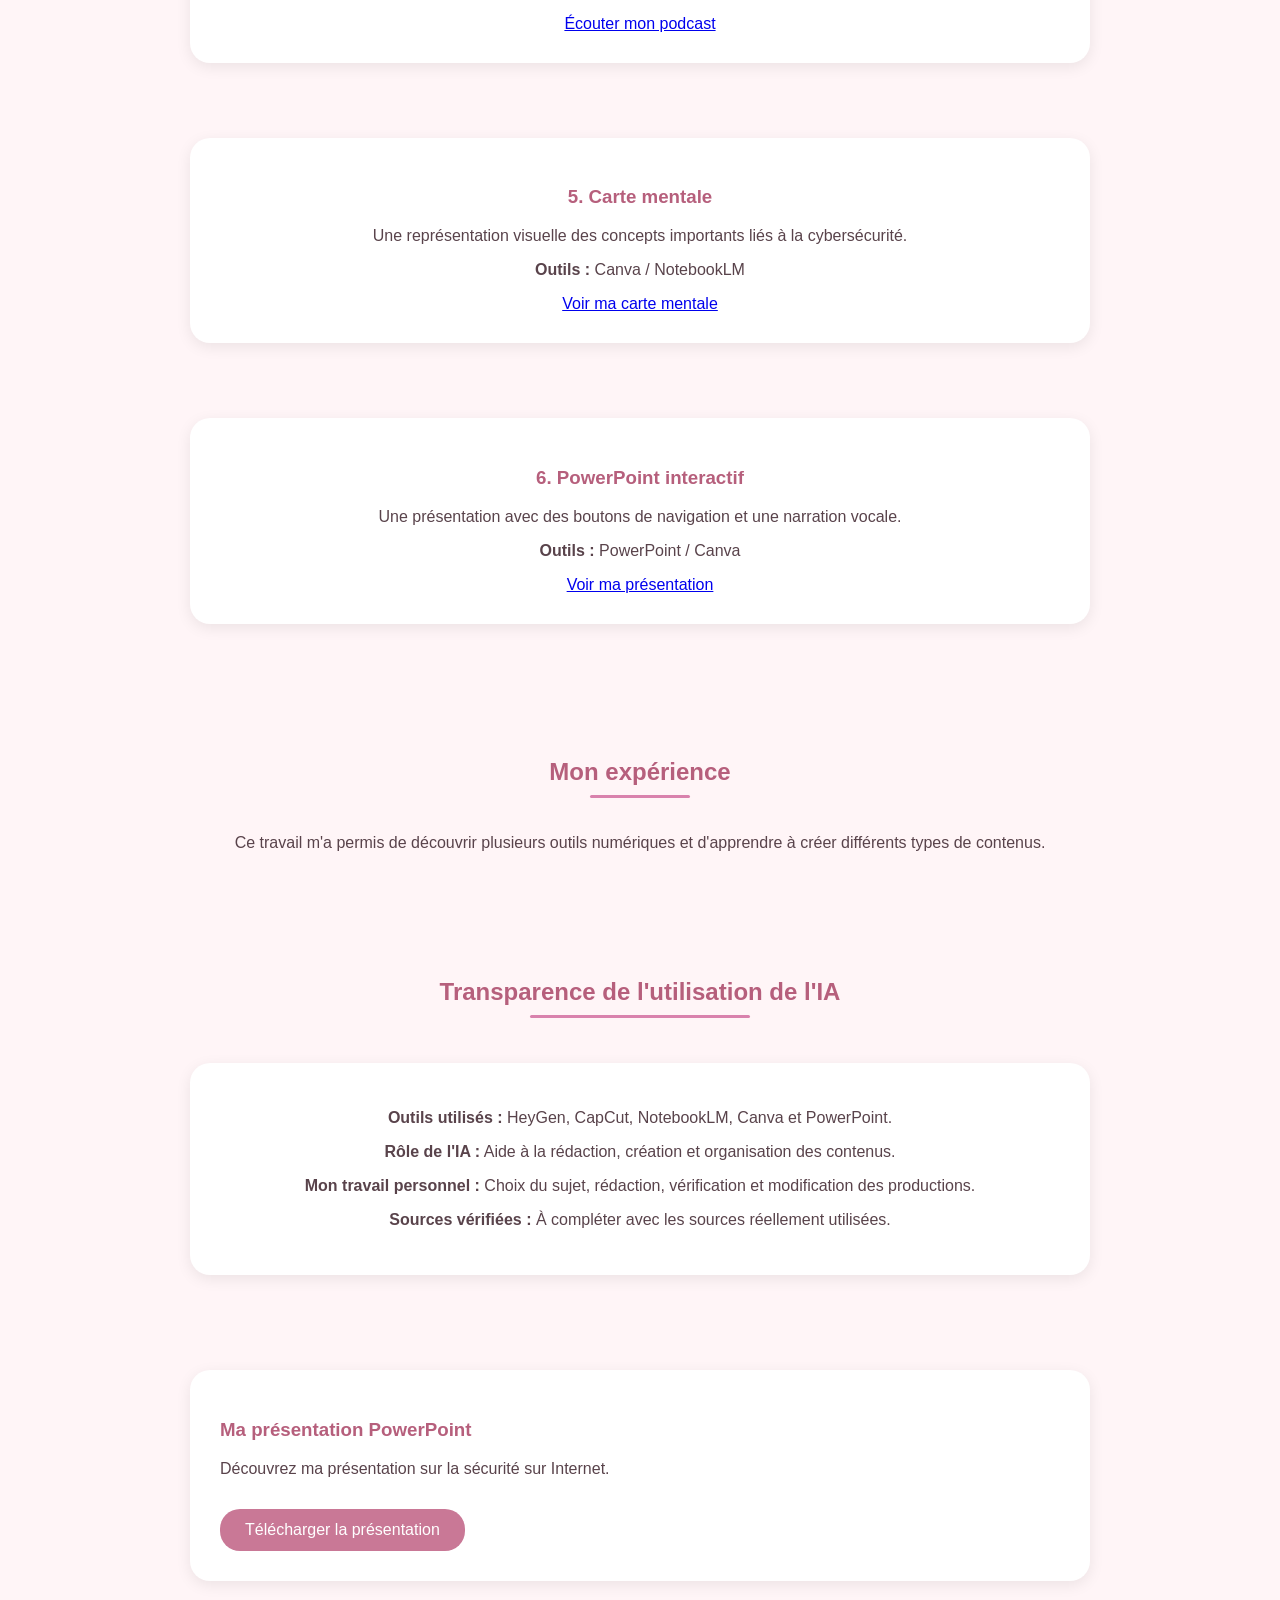
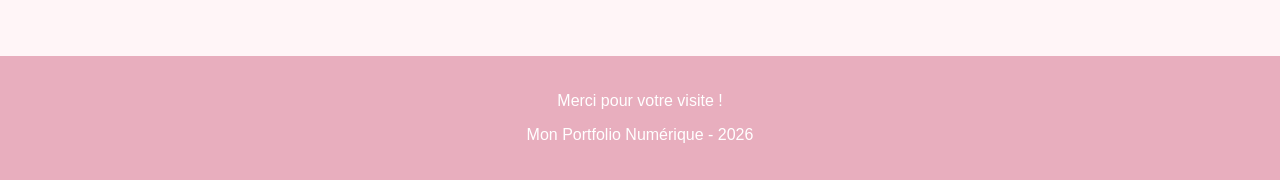
<file: digital-skills/creation-contenu.html>
<!DOCTYPE html>
<html lang="fr">

<head>
    <meta charset="UTF-8">
    <meta name="viewport" content="width=device-width, initial-scale=1.0">

    <title>Création de contenu</title>

    <link rel="stylesheet" href="../css/style.css">
</head>

<body>

<header>
    <h1>Création de contenu numérique</h1>

    <nav>
        <a href="../index.html">Accueil</a>
        <a href="cybersecurite.html">Cybersécurité</a>
        <a href="prompt-engineering.html">Prompt Engineering</a>
        <a href="creation-contenu.html">Création de contenu</a>
    </nav>
</header>

<main>

    <section class="bienvenue">

        <h2>La sécurité sur Internet</h2>

        <p>
            Découvrez mes productions numériques réalisées
            à partir du thème de la sécurité sur Internet.
        </p>

    </section>

    <section>

        <h2>Mes productions numériques</h2>

        <div class="conteneur">

            <div class="carte">
                <h3>1. Avatar parlant</h3>

                <p>
                    Une courte vidéo dans laquelle un avatar
                    présente les bonnes pratiques de sécurité
                    sur Internet.
                </p>

                <p><strong>Outil :</strong> HeyGen</p>

                <a href="../medias/avatar-securite.mp4">
                    Voir ma vidéo
                </a>
            </div>

            <div class="carte">
                <h3>2. Montage vidéo</h3>

                <p>
                    Une vidéo éducative avec des images,
                    des sous-titres et des transitions.
                </p>

                <p><strong>Outil :</strong> CapCut</p>

                <a href="../medias/montage-securite.mp4">
                    Voir mon montage
                </a>
            </div>

            <div class="carte">
                <h3>3. Résumé</h3>

                <p>
                    Un résumé structuré présentant les
                    principales règles de sécurité en ligne.
                </p>

                <p><strong>Outil :</strong> NotebookLM</p>

                <a href="../medias/resume-securite.pdf">
                    Lire mon résumé
                </a>
            </div>

            <div class="carte">
                <h3>4. Podcast</h3>

                <p>
                    Un épisode audio consacré aux risques
                    d'Internet et aux moyens de protection.
                </p>

                <p><strong>Outil :</strong> NotebookLM</p>

                <a href="../medias/podcast-securite.mp3">
                    Écouter mon podcast
                </a>
            </div>

            <div class="carte">
                <h3>5. Carte mentale</h3>

                <p>
                    Une représentation visuelle des concepts
                    importants liés à la cybersécurité.
                </p>

                <p><strong>Outils :</strong> Canva / NotebookLM</p>

                <a href="../medias/carte-securite.png">
                    Voir ma carte mentale
                </a>
            </div>

            <div class="carte">
                <h3>6. PowerPoint interactif</h3>

                <p>
                    Une présentation avec des boutons
                    de navigation et une narration vocale.
                </p>

                <p><strong>Outils :</strong> PowerPoint / Canva</p>

                <a href="../medias/presentation-securite.pptx">
                    Voir ma présentation
                </a>
            </div>

        </div>

    </section>

    <section>

        <h2>Mon expérience</h2>

        <p>
            Ce travail m'a permis de découvrir plusieurs
            outils numériques et d'apprendre à créer
            différents types de contenus.
        </p>

    </section>

    <section>

        <h2>Transparence de l'utilisation de l'IA</h2>

        <div class="carte">

            <p><strong>Outils utilisés :</strong>
            HeyGen, CapCut, NotebookLM, Canva et PowerPoint.</p>

            <p><strong>Rôle de l'IA :</strong>
            Aide à la rédaction, création et organisation
            des contenus.</p>

            <p><strong>Mon travail personnel :</strong>
            Choix du sujet, rédaction, vérification
            et modification des productions.</p>

            <p><strong>Sources vérifiées :</strong>
            À compléter avec les sources réellement utilisées.</p>

        </div>

    </section>
    <div class="carte">
    <h3>Ma présentation PowerPoint</h3>

    <p>Découvrez ma présentation sur
    la sécurité sur Internet.</p>

    <a href="../medias/presentation-securite.pptx"
       class="bouton" download>
       Télécharger la présentation
    </a>
</div>

</main>

<footer>

    <p>Merci pour votre visite !</p>

    <p>Mon Portfolio Numérique - 2026</p>

</footer>

</body>
</html>
</file>
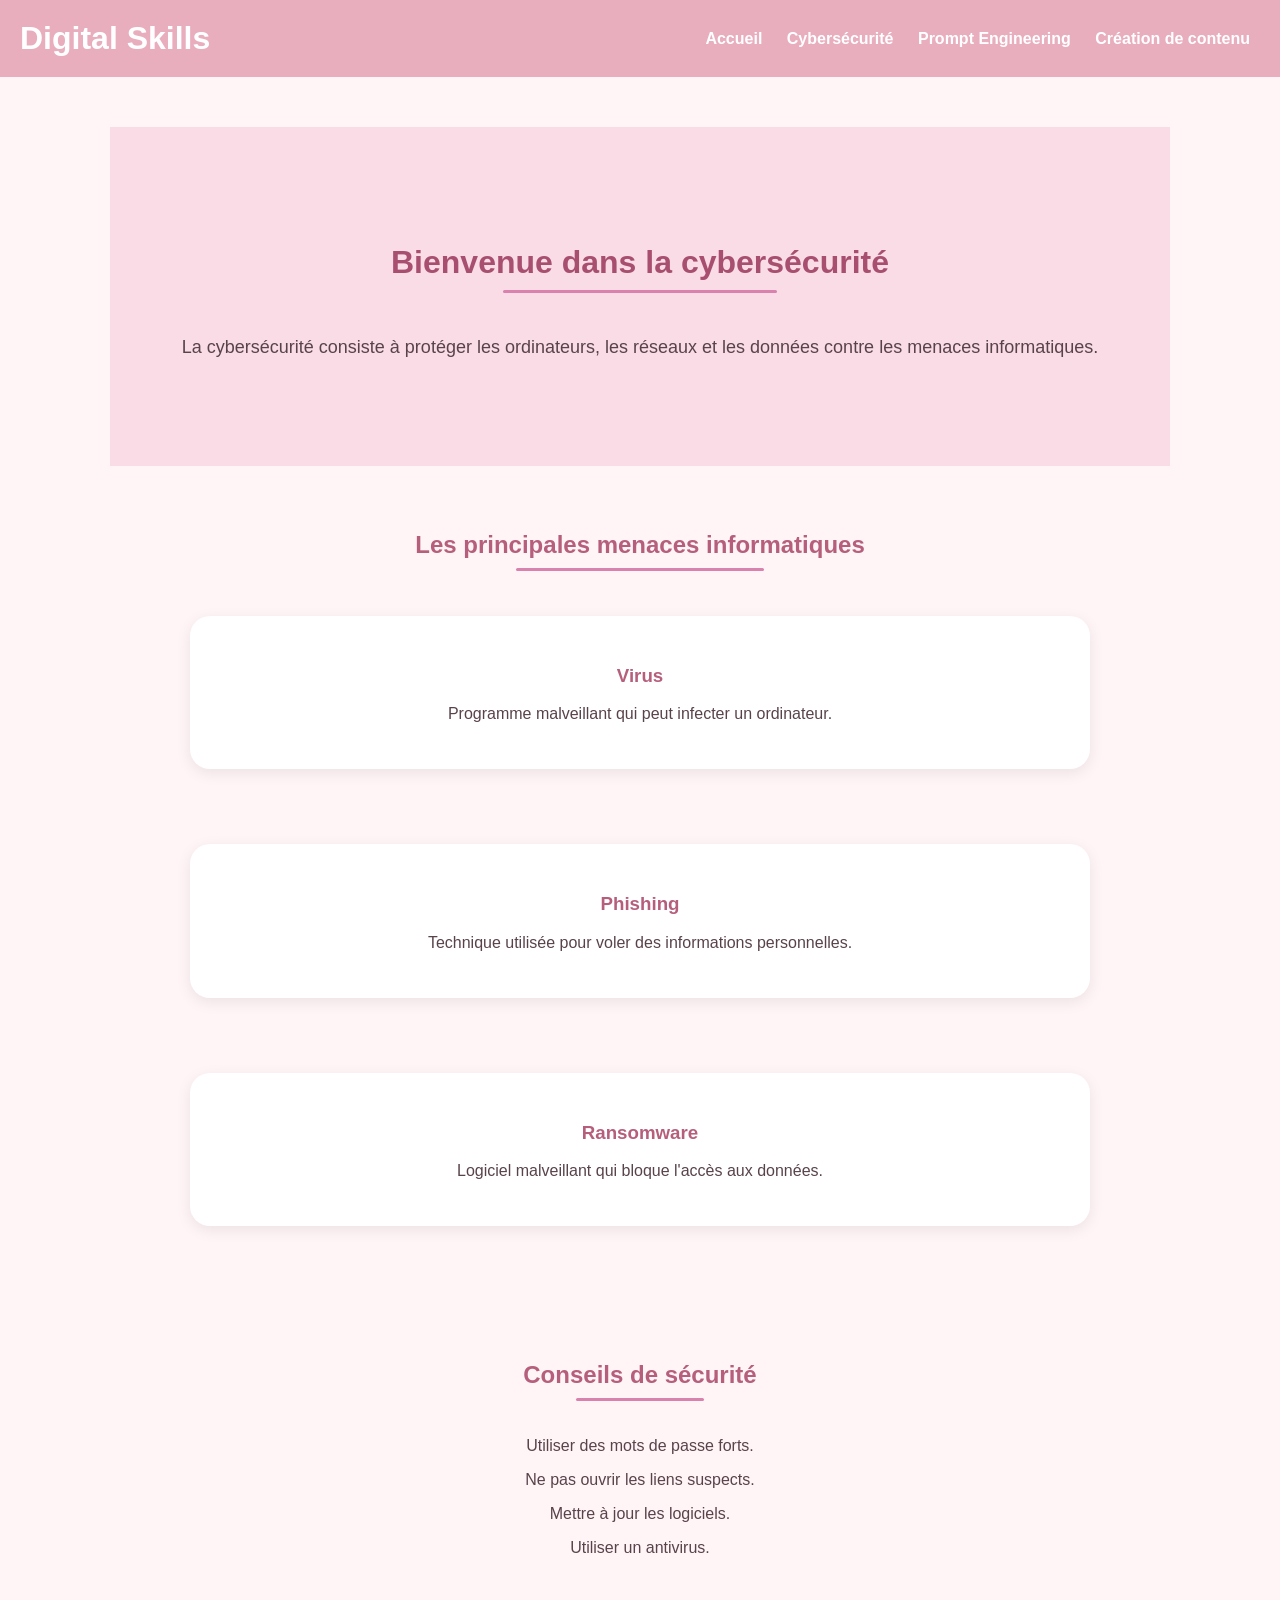
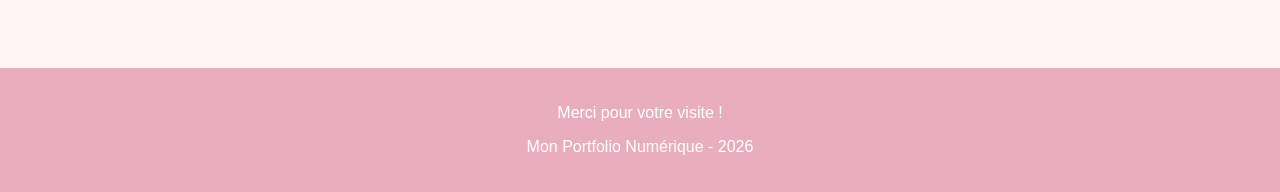
<file: digital-skills/cybersecurite.html>
<!DOCTYPE html>
<html lang="fr">

<head>
    <meta charset="UTF-8">
    <meta name="viewport" content="width=device-width, initial-scale=1.0">

    <title>Cybersécurité</title>

    <link rel="stylesheet" href="../css/style.css">
</head>

<body>

    <header>
        <h1>Digital Skills</h1>

        <nav>
            <a href="../index.html">Accueil</a>
            <a href="cybersecurite.html">Cybersécurité</a>
            <a href="prompt-engineering.html">Prompt Engineering</a>
            <a href="creation-contenu.html">Création de contenu</a>
        </nav>
    </header>

    <main>

        <section class="bienvenue">
            <h2>Bienvenue dans la cybersécurité</h2>

            <p>
                La cybersécurité consiste à protéger
                les ordinateurs, les réseaux et les données
                contre les menaces informatiques.
            </p>
        </section>

        <section>
            <h2>Les principales menaces informatiques</h2>

            <div class="conteneur">

                <div class="carte">
                    <h3>Virus</h3>
                    <p>
                        Programme malveillant qui peut
                        infecter un ordinateur.
                    </p>
                </div>

                <div class="carte">
                    <h3>Phishing</h3>
                    <p>
                        Technique utilisée pour voler
                        des informations personnelles.
                    </p>
                </div>

                <div class="carte">
                    <h3>Ransomware</h3>
                    <p>
                        Logiciel malveillant qui bloque
                        l'accès aux données.
                    </p>
                </div>

            </div>
        </section>

        <section>
            <h2>Conseils de sécurité</h2>

            <p>Utiliser des mots de passe forts.</p>
            <p>Ne pas ouvrir les liens suspects.</p>
            <p>Mettre à jour les logiciels.</p>
            <p>Utiliser un antivirus.</p>

        </section>

    </main>

    <footer>
        <p>Merci pour votre visite !</p>
        <p>Mon Portfolio Numérique - 2026</p>
    </footer>

</body>
</html>
</file>
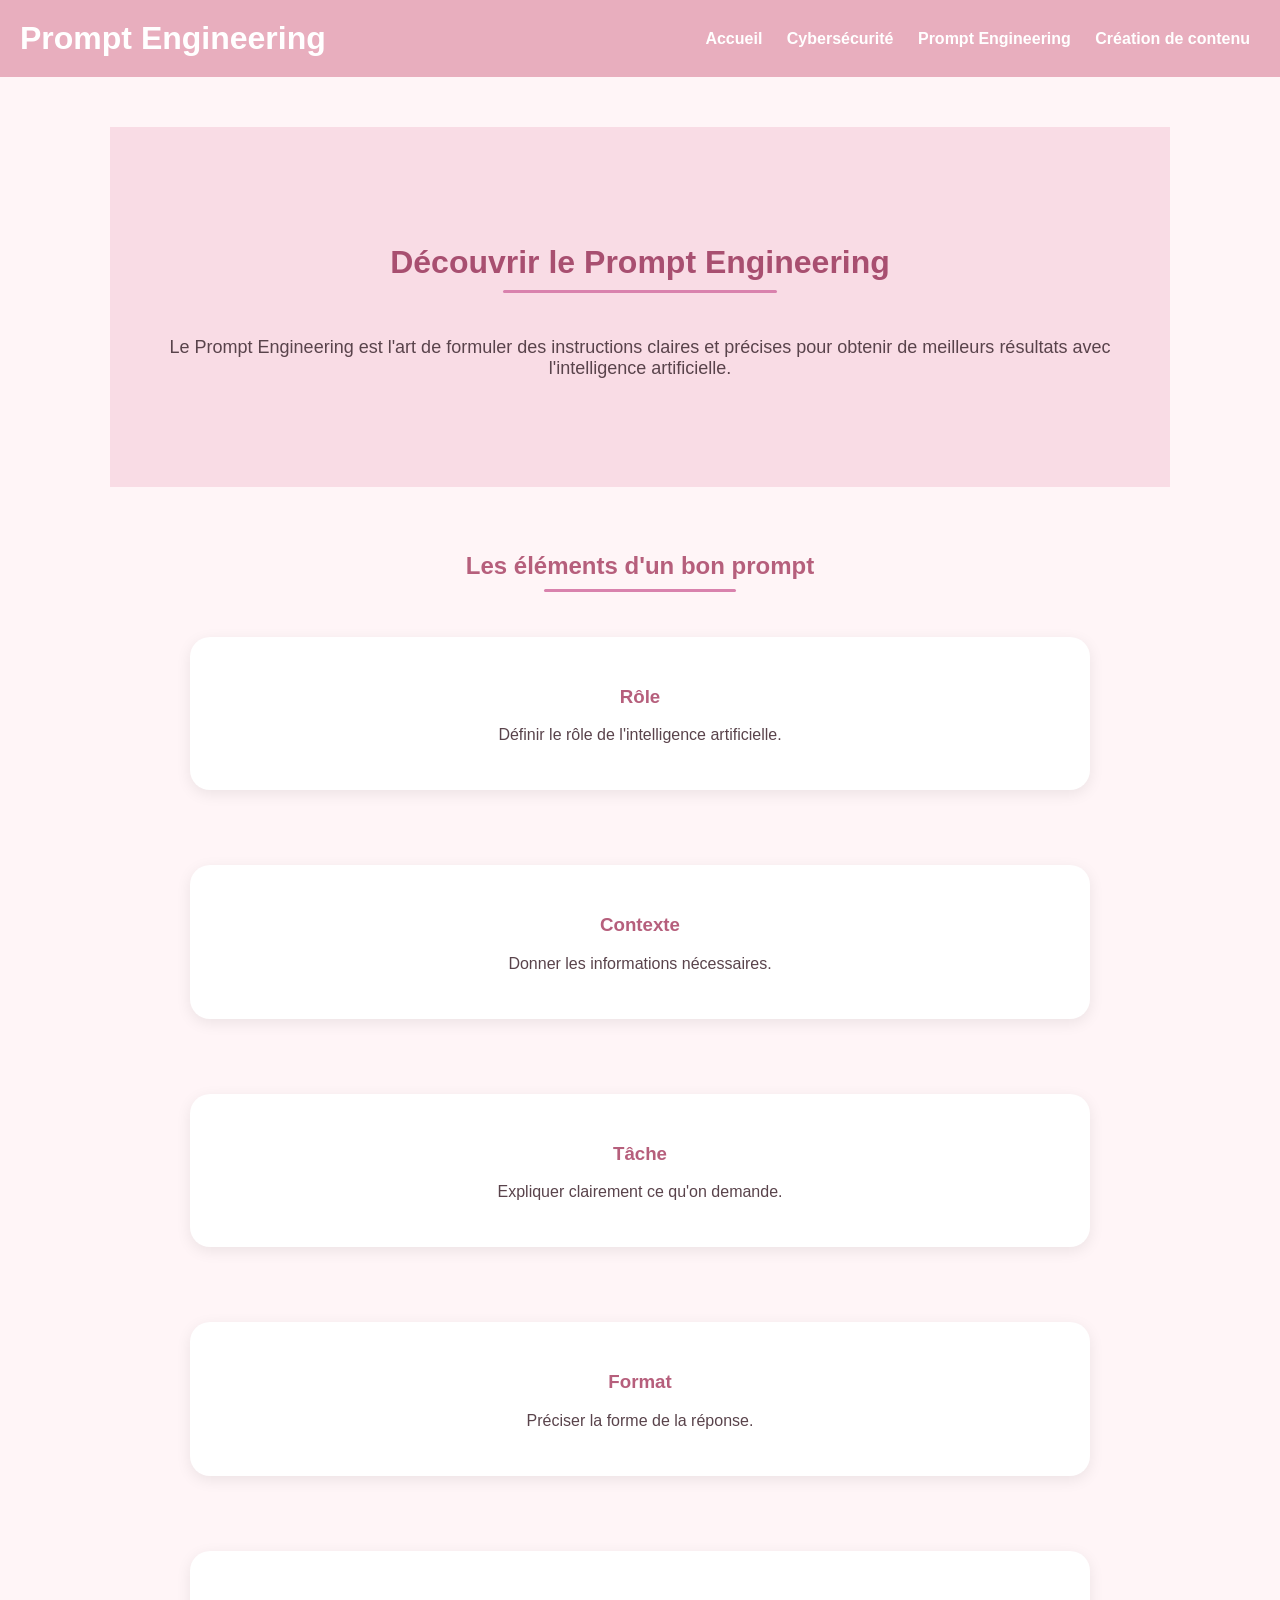
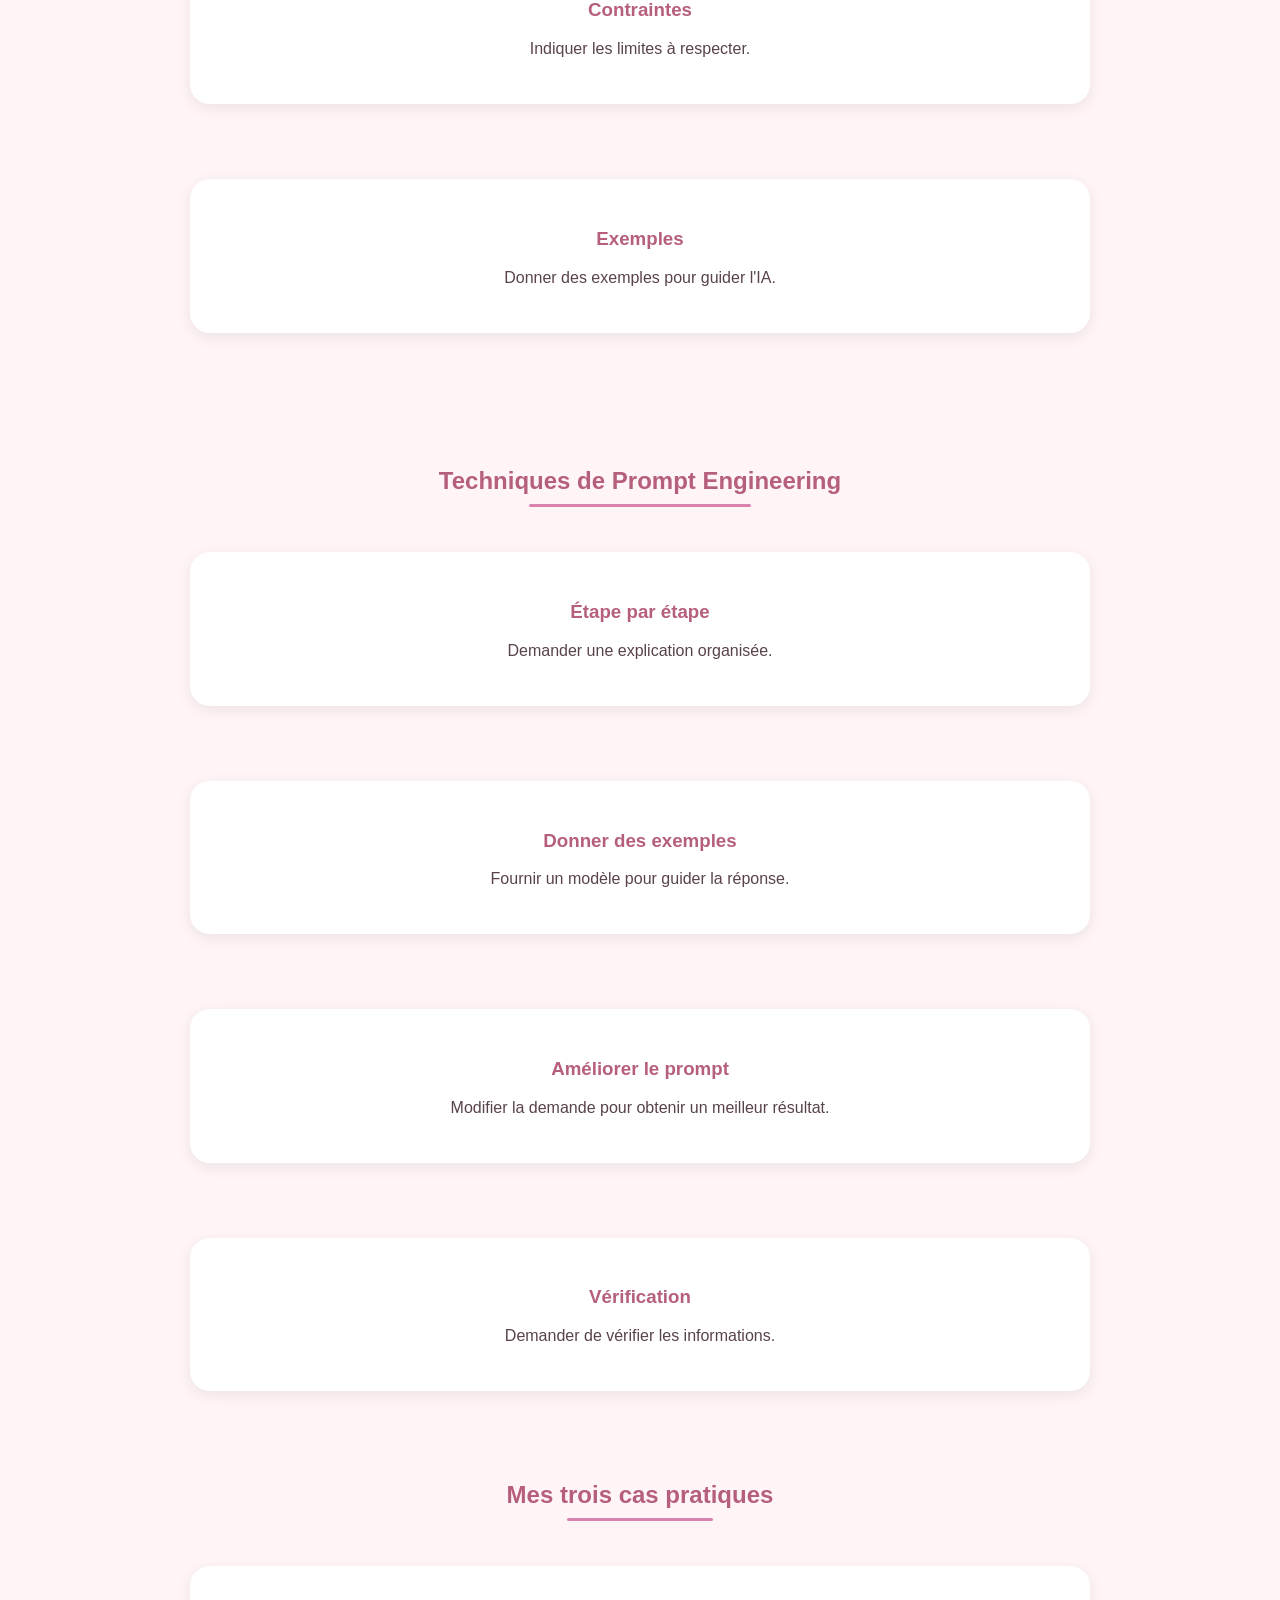
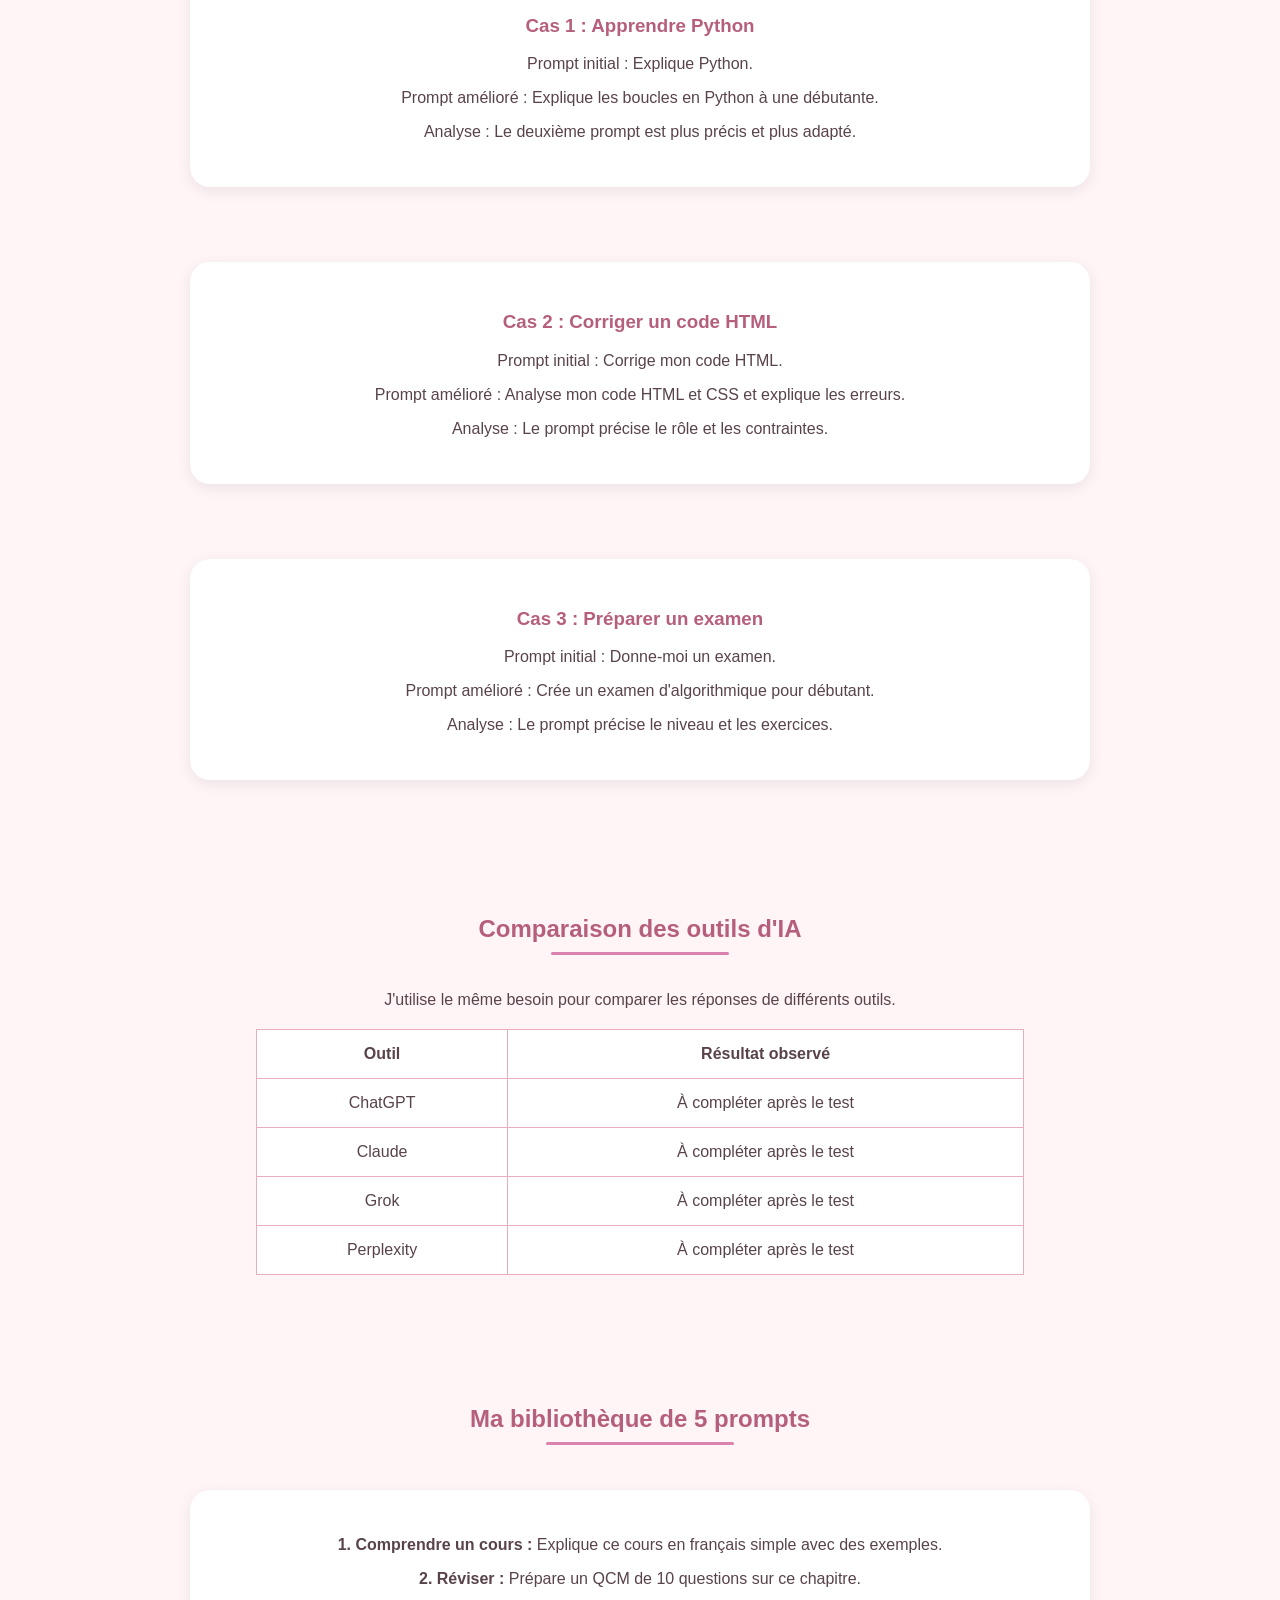
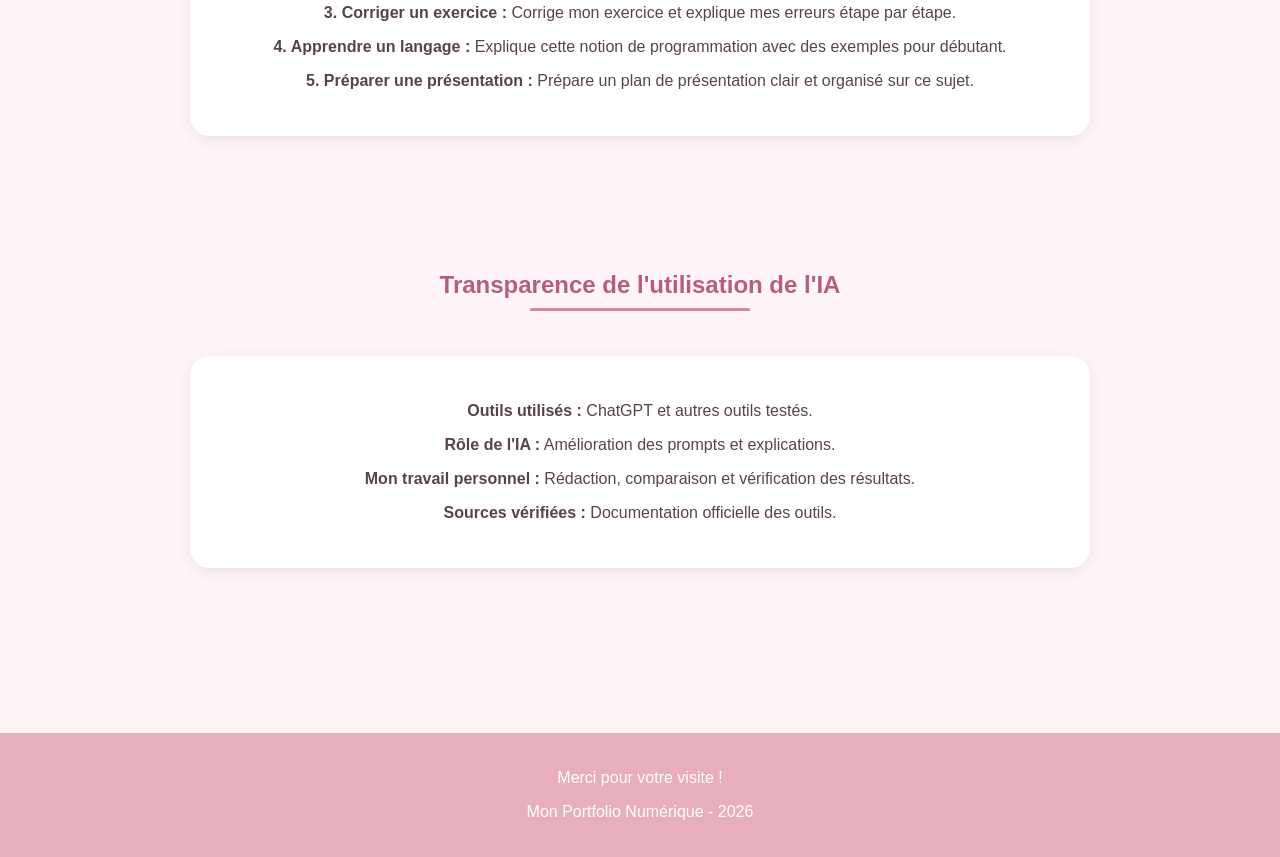
<file: digital-skills/prompt-engineering.html>
<!DOCTYPE html>
<html lang="fr">

<head>
    <meta charset="UTF-8">
    <meta name="viewport" content="width=device-width, initial-scale=1.0">

    <title>Prompt Engineering</title>

    <link rel="stylesheet" href="../css/style.css">
</head>

<body>

<header>
    <h1>Prompt Engineering</h1>

    <nav>
        <a href="../index.html">Accueil</a>
        <a href="cybersecurite.html">Cybersécurité</a>
        <a href="prompt-engineering.html">Prompt Engineering</a>
        <a href="creation-contenu.html">Création de contenu</a>
    </nav>
</header>

<main>

    <!-- PRESENTATION -->

    <section class="bienvenue">

        <h2>Découvrir le Prompt Engineering</h2>

        <p>
            Le Prompt Engineering est l'art de formuler
            des instructions claires et précises pour
            obtenir de meilleurs résultats avec
            l'intelligence artificielle.
        </p>

    </section>

    <!-- ELEMENTS D'UN BON PROMPT -->

    <section>

        <h2>Les éléments d'un bon prompt</h2>

        <div class="conteneur">

            <div class="carte">
                <h3>Rôle</h3>
                <p>Définir le rôle de l'intelligence artificielle.</p>
            </div>

            <div class="carte">
                <h3>Contexte</h3>
                <p>Donner les informations nécessaires.</p>
            </div>

            <div class="carte">
                <h3>Tâche</h3>
                <p>Expliquer clairement ce qu'on demande.</p>
            </div>

            <div class="carte">
                <h3>Format</h3>
                <p>Préciser la forme de la réponse.</p>
            </div>

            <div class="carte">
                <h3>Contraintes</h3>
                <p>Indiquer les limites à respecter.</p>
            </div>

            <div class="carte">
                <h3>Exemples</h3>
                <p>Donner des exemples pour guider l'IA.</p>
            </div>

        </div>

    </section>

    <!-- TECHNIQUES -->

    <section>

        <h2>Techniques de Prompt Engineering</h2>

        <div class="conteneur">

            <div class="carte">
                <h3>Étape par étape</h3>
                <p>Demander une explication organisée.</p>
            </div>

            <div class="carte">
                <h3>Donner des exemples</h3>
                <p>Fournir un modèle pour guider la réponse.</p>
            </div>

            <div class="carte">
                <h3>Améliorer le prompt</h3>
                <p>Modifier la demande pour obtenir
                un meilleur résultat.</p>
            </div>

            <div class="carte">
                <h3>Vérification</h3>
                <p>Demander de vérifier les informations.</p>
            </div>

        </div>

   
<section>

    <h2>Mes trois cas pratiques</h2>

    <div class="conteneur">

        <div class="carte">
            <h3>Cas 1 : Apprendre Python</h3>
            <p>Prompt initial : Explique Python.</p>
            <p>Prompt amélioré : Explique les boucles
            en Python à une débutante.</p>
            <p>Analyse : Le deuxième prompt est
            plus précis et plus adapté.</p>
        </div>

        <div class="carte">
            <h3>Cas 2 : Corriger un code HTML</h3>
            <p>Prompt initial : Corrige mon code HTML.</p>
            <p>Prompt amélioré : Analyse mon code HTML
            et CSS et explique les erreurs.</p>
            <p>Analyse : Le prompt précise le rôle
            et les contraintes.</p>
        </div>

        <div class="carte">
            <h3>Cas 3 : Préparer un examen</h3>
            <p>Prompt initial : Donne-moi un examen.</p>
            <p>Prompt amélioré : Crée un examen
            d'algorithmique pour débutant.</p>
            <p>Analyse : Le prompt précise le niveau
            et les exercices.</p>
        </div>

    </div>

</section>


    <!-- COMPARAISON DES OUTILS -->

    <section>

        <h2>Comparaison des outils d'IA</h2>

        <p>
            J'utilise le même besoin pour comparer
            les réponses de différents outils.
        </p>

        <table border="1" cellpadding="10">

            <tr>
                <th>Outil</th>
                <th>Résultat observé</th>
            </tr>

            <tr>
                <td>ChatGPT</td>
                <td>À compléter après le test</td>
            </tr>

            <tr>
                <td>Claude</td>
                <td>À compléter après le test</td>
            </tr>

            <tr>
                <td>Grok</td>
                <td>À compléter après le test</td>
            </tr>

            <tr>
                <td>Perplexity</td>
                <td>À compléter après le test</td>
            </tr>

        </table>

    </section>

    <!-- BIBLIOTHEQUE -->

    <section>

        <h2>Ma bibliothèque de 5 prompts</h2>

        <div class="carte">

            <p>
                <strong>1. Comprendre un cours :</strong>
                Explique ce cours en français simple
                avec des exemples.
            </p>

            <p>
                <strong>2. Réviser :</strong>
                Prépare un QCM de 10 questions
                sur ce chapitre.
            </p>

            <p>
                <strong>3. Corriger un exercice :</strong>
                Corrige mon exercice et explique
                mes erreurs étape par étape.
            </p>

            <p>
                <strong>4. Apprendre un langage :</strong>
                Explique cette notion de programmation
                avec des exemples pour débutant.
            </p>

            <p>
                <strong>5. Préparer une présentation :</strong>
                Prépare un plan de présentation
                clair et organisé sur ce sujet.
            </p>

        </div>

    </section>

    <!-- TRANSPARENCE IA -->

    <section>

        <h2>Transparence de l'utilisation de l'IA</h2>

        <div class="carte">

            <p><strong>Outils utilisés :</strong>
            ChatGPT et autres outils testés.</p>

            <p><strong>Rôle de l'IA :</strong>
            Amélioration des prompts et explications.</p>

            <p><strong>Mon travail personnel :</strong>
            Rédaction, comparaison et vérification
            des résultats.</p>

            <p><strong>Sources vérifiées :</strong>
            Documentation officielle des outils.</p>

        </div>

    </section>

</main>

<footer>

    <p>Merci pour votre visite !</p>

    <p>Mon Portfolio Numérique - 2026</p>

</footer>

</body>
</html>
</file>
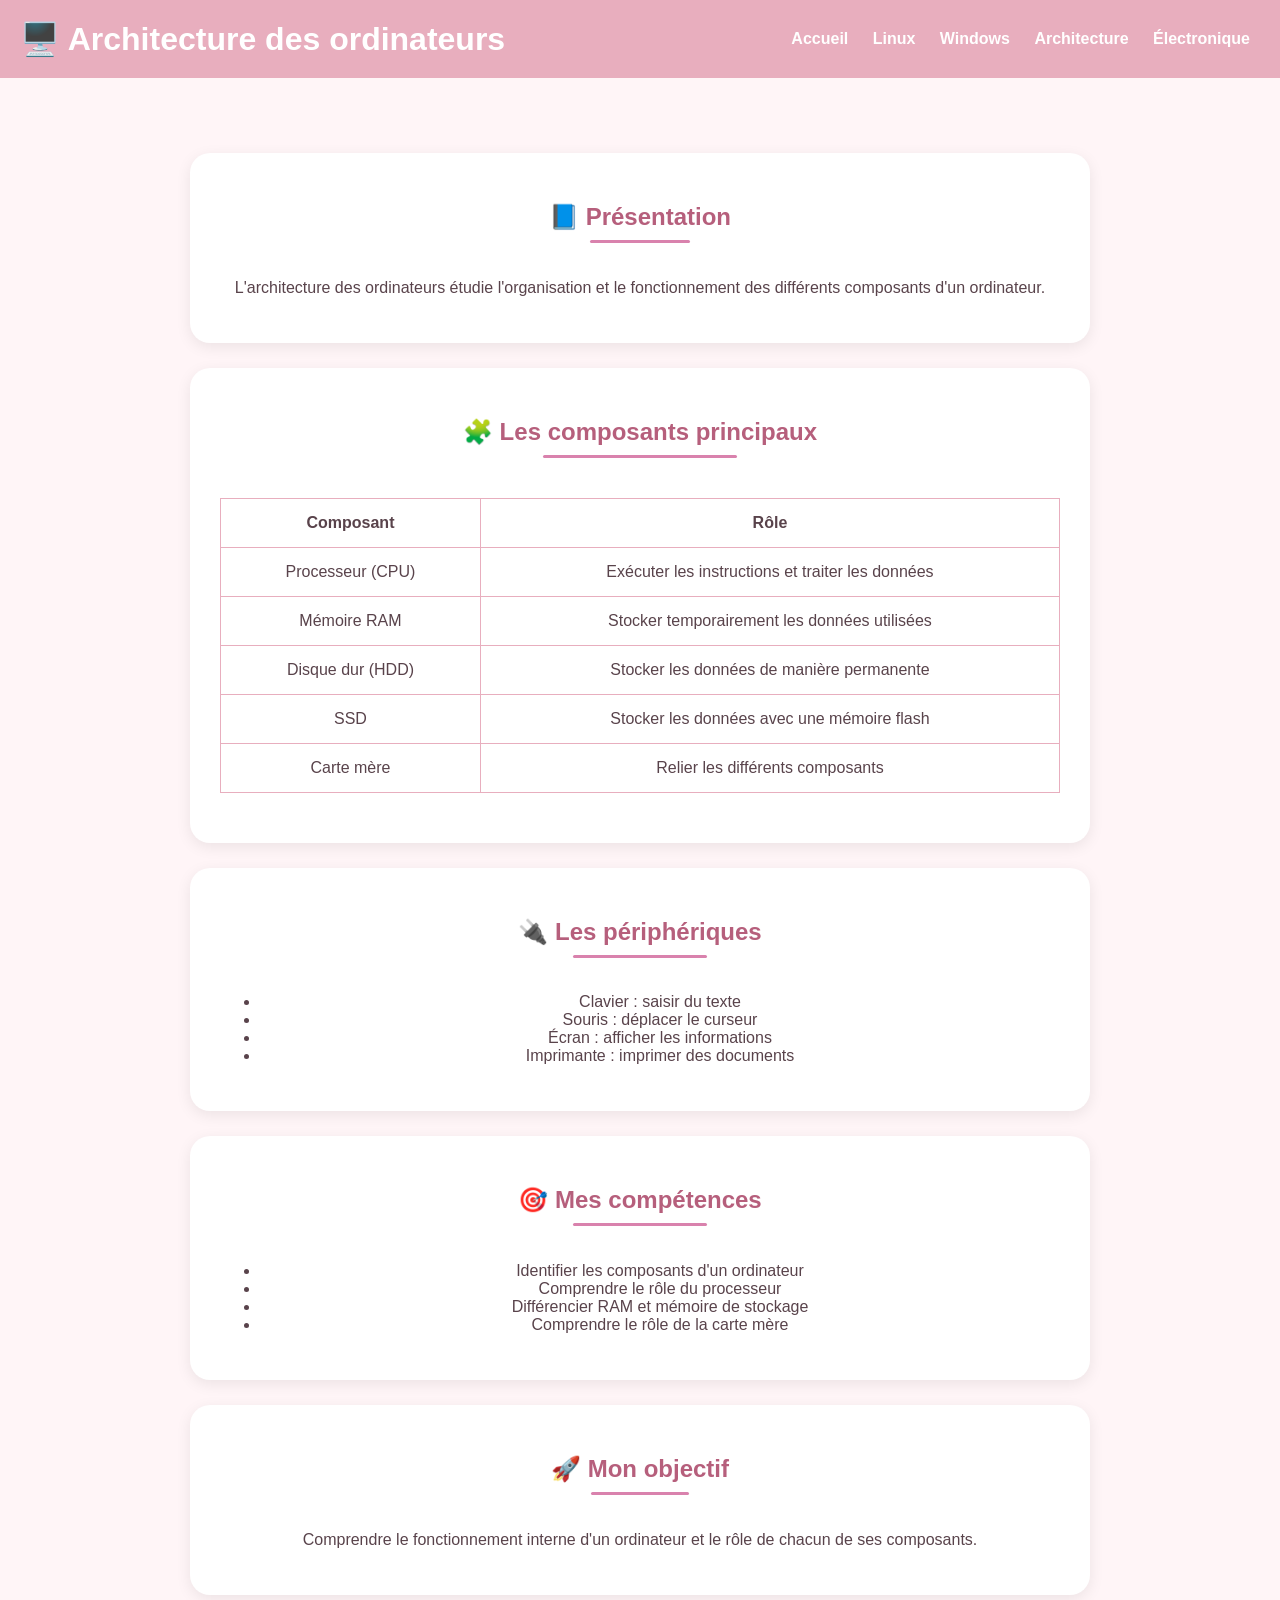
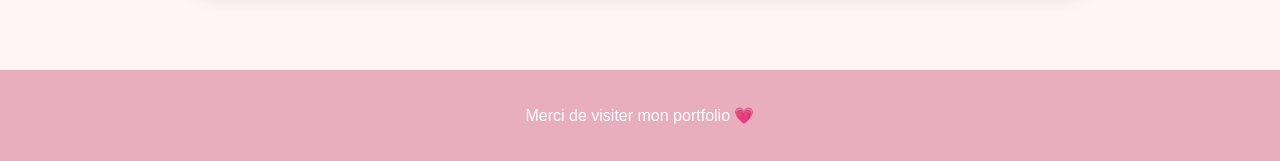
<file: systemes-fondements/architecture.html>
<!DOCTYPE html>
<html lang="fr">
<head>
    <meta charset="UTF-8">
    <meta name="viewport" content="width=device-width, initial-scale=1.0">
    <title>Architecture des ordinateurs</title>
    <link rel="stylesheet" href="../css/style.css">
</head>

<body>

<header>
    <h1>🖥️ Architecture des ordinateurs</h1>

    <nav>
        <a href="../index.html">Accueil</a>
        <a href="linux.html">Linux</a>
        <a href="windows.html">Windows</a>
        <a href="architecture.html">Architecture</a>
        <a href="electronique.html">Électronique</a>
    </nav>
</header>

<main>

    <section class="carte">
        <h2>📘 Présentation</h2>
        <p>
            L'architecture des ordinateurs étudie l'organisation
            et le fonctionnement des différents composants
            d'un ordinateur.
        </p>
    </section>

    <section class="carte">
        <h2>🧩 Les composants principaux</h2>

        <table>
            <tr>
                <th>Composant</th>
                <th>Rôle</th>
            </tr>
            <tr>
                <td>Processeur (CPU)</td>
                <td>Exécuter les instructions et traiter les données</td>
            </tr>
            <tr>
                <td>Mémoire RAM</td>
                <td>Stocker temporairement les données utilisées</td>
            </tr>
            <tr>
                <td>Disque dur (HDD)</td>
                <td>Stocker les données de manière permanente</td>
            </tr>
            <tr>
                <td>SSD</td>
                <td>Stocker les données avec une mémoire flash</td>
            </tr>
            <tr>
                <td>Carte mère</td>
                <td>Relier les différents composants</td>
            </tr>
        </table>
    </section>

    <section class="carte">
        <h2>🔌 Les périphériques</h2>
        <ul>
            <li>Clavier : saisir du texte</li>
            <li>Souris : déplacer le curseur</li>
            <li>Écran : afficher les informations</li>
            <li>Imprimante : imprimer des documents</li>
        </ul>
    </section>

    <section class="carte">
        <h2>🎯 Mes compétences</h2>
        <ul>
            <li>Identifier les composants d'un ordinateur</li>
            <li>Comprendre le rôle du processeur</li>
            <li>Différencier RAM et mémoire de stockage</li>
            <li>Comprendre le rôle de la carte mère</li>
        </ul>
    </section>

    <section class="carte">
        <h2>🚀 Mon objectif</h2>
        <p>
            Comprendre le fonctionnement interne d'un ordinateur
            et le rôle de chacun de ses composants.
        </p>
    </section>

</main>

<footer>
    <p>Merci de visiter mon portfolio 💗</p>
</footer>

</body>
</html>
</file>
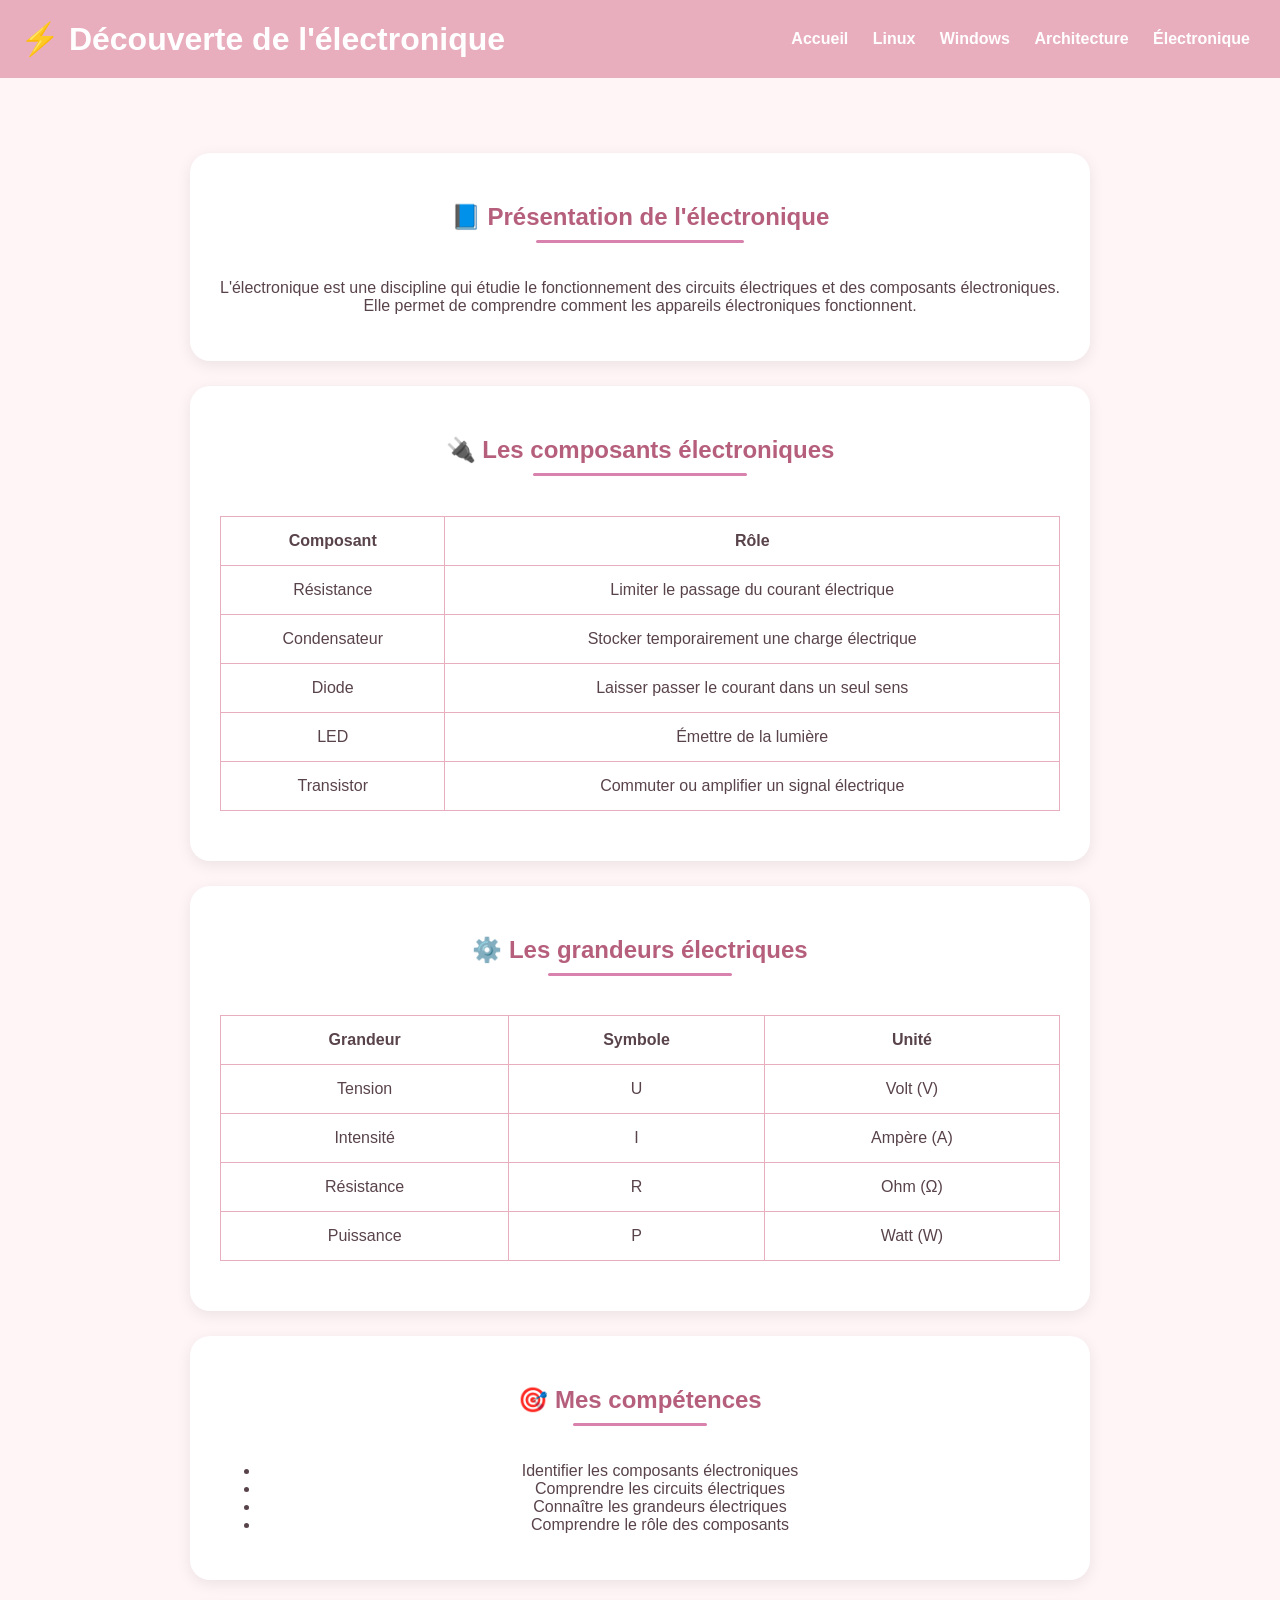
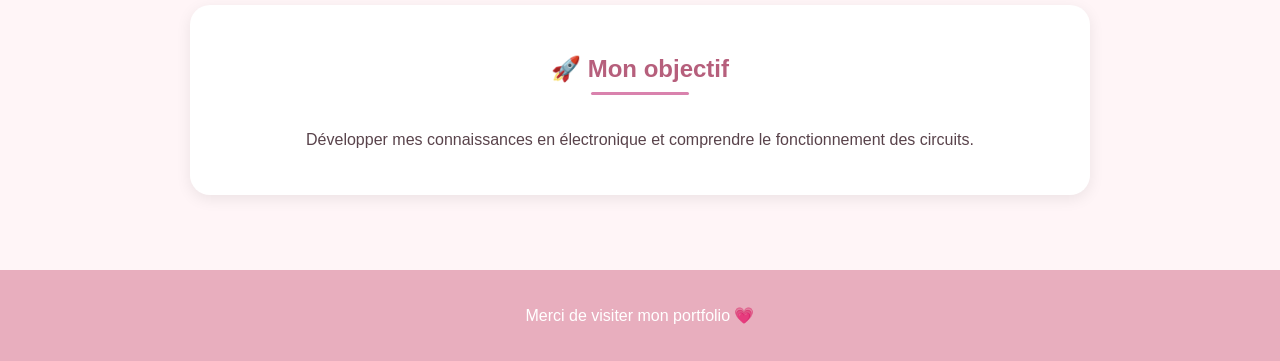
<file: systemes-fondements/electronique.html>
<!DOCTYPE html>
<html lang="fr">
<head>
    <meta charset="UTF-8">
    <meta name="viewport" content="width=device-width, initial-scale=1.0">
    <title>Électronique - Systèmes et Fondements</title>

    <link rel="stylesheet" href="../css/style.css">
</head>

<body>

<header>
    <h1>⚡ Découverte de l'électronique</h1>

    <nav>
        <a href="../index.html">Accueil</a>
        <a href="linux.html">Linux</a>
        <a href="windows.html">Windows</a>
        <a href="architecture.html">Architecture</a>
        <a href="electronique.html">Électronique</a>
    </nav>
</header>

<main>

    <section class="carte">
        <h2>📘 Présentation de l'électronique</h2>
        <p>
            L'électronique est une discipline qui étudie
            le fonctionnement des circuits électriques
            et des composants électroniques.
            Elle permet de comprendre comment les appareils
            électroniques fonctionnent.
        </p>
    </section>

    <section class="carte">
        <h2>🔌 Les composants électroniques</h2>

        <table>
            <tr>
                <th>Composant</th>
                <th>Rôle</th>
            </tr>
            <tr>
                <td>Résistance</td>
                <td>Limiter le passage du courant électrique</td>
            </tr>
            <tr>
                <td>Condensateur</td>
                <td>Stocker temporairement une charge électrique</td>
            </tr>
            <tr>
                <td>Diode</td>
                <td>Laisser passer le courant dans un seul sens</td>
            </tr>
            <tr>
                <td>LED</td>
                <td>Émettre de la lumière</td>
            </tr>
            <tr>
                <td>Transistor</td>
                <td>Commuter ou amplifier un signal électrique</td>
            </tr>
        </table>
    </section>

    <section class="carte">
        <h2>⚙️ Les grandeurs électriques</h2>

        <table>
            <tr>
                <th>Grandeur</th>
                <th>Symbole</th>
                <th>Unité</th>
            </tr>
            <tr>
                <td>Tension</td>
                <td>U</td>
                <td>Volt (V)</td>
            </tr>
            <tr>
                <td>Intensité</td>
                <td>I</td>
                <td>Ampère (A)</td>
            </tr>
            <tr>
                <td>Résistance</td>
                <td>R</td>
                <td>Ohm (Ω)</td>
            </tr>
            <tr>
                <td>Puissance</td>
                <td>P</td>
                <td>Watt (W)</td>
            </tr>
        </table>
    </section>

    <section class="carte">
        <h2>🎯 Mes compétences</h2>
        <ul>
            <li>Identifier les composants électroniques</li>
            <li>Comprendre les circuits électriques</li>
            <li>Connaître les grandeurs électriques</li>
            <li>Comprendre le rôle des composants</li>
        </ul>
    </section>

    <section class="carte">
        <h2>🚀 Mon objectif</h2>
        <p>
            Développer mes connaissances en électronique
            et comprendre le fonctionnement des circuits.
        </p>
    </section>

</main>

<footer>
    <p>Merci de visiter mon portfolio 💗</p>
</footer>

</body>
</html>
</file>
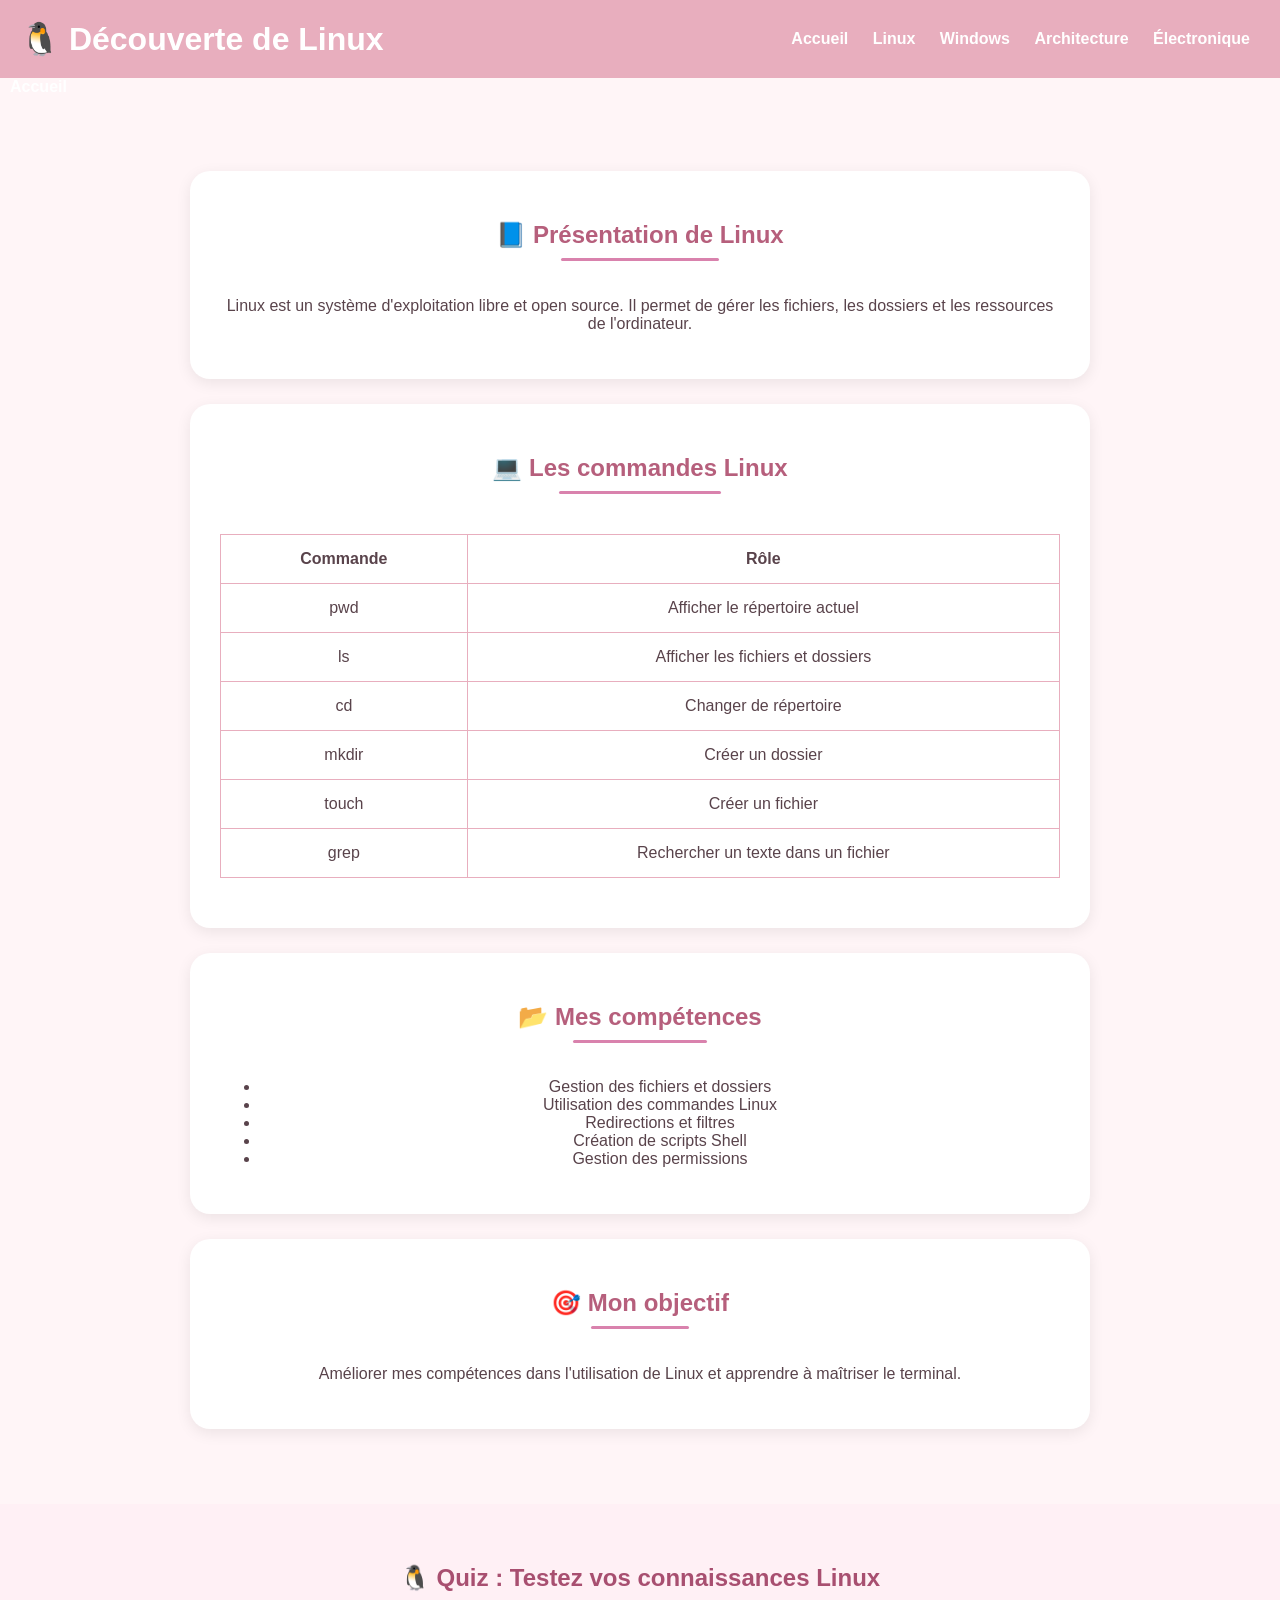
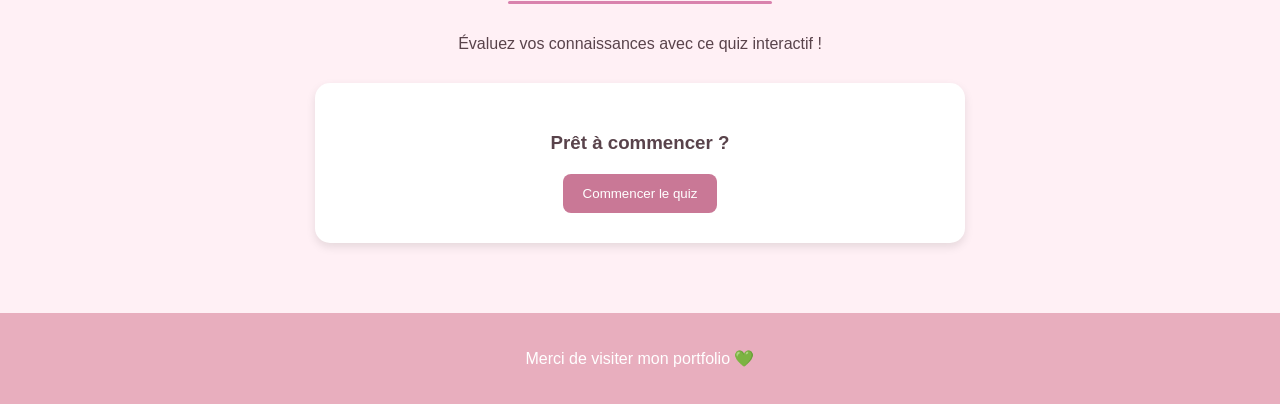
<file: systemes-fondements/linux.html>
<!DOCTYPE html>
<html lang="fr">
<head>
    <meta charset="UTF-8">
    <meta name="viewport" content="width=device-width, initial-scale=1.0">
    <title>Linux - Systèmes et Fondements</title>

    <link rel="stylesheet" href="../css/style.css">
</head>

<body>
<header>
    <h1>🐧 Découverte de Linux</h1>

    <nav>
        <a href="../index.html">Accueil</a>
        <a href="linux.html">Linux</a>
        <a href="windows.html">Windows</a>
        <a href="architecture.html">Architecture</a>
        <a href="electronique.html">Électronique</a>
    </nav>
</header>



    <nav>
        <a href="../index.html">Accueil</a>
    </nav>

    <main>
        <section class="carte">
            <h2>📘 Présentation de Linux</h2>
            <p>
                Linux est un système d'exploitation libre et open source.
                Il permet de gérer les fichiers, les dossiers et les
                ressources de l'ordinateur.
            </p>
        </section>

        <section class="carte">
            <h2>💻 Les commandes Linux</h2>

            <table>
                <tr>
                    <th>Commande</th>
                    <th>Rôle</th>
                </tr>
                <tr>
                    <td>pwd</td>
                    <td>Afficher le répertoire actuel</td>
                </tr>
                <tr>
                    <td>ls</td>
                    <td>Afficher les fichiers et dossiers</td>
                </tr>
                <tr>
                    <td>cd</td>
                    <td>Changer de répertoire</td>
                </tr>
                <tr>
                    <td>mkdir</td>
                    <td>Créer un dossier</td>
                </tr>
                <tr>
                    <td>touch</td>
                    <td>Créer un fichier</td>
                </tr>
                <tr>
                    <td>grep</td>
                    <td>Rechercher un texte dans un fichier</td>
                </tr>
            </table>
        </section>

        <section class="carte">
            <h2>📂 Mes compétences</h2>
            <ul>
                <li>Gestion des fichiers et dossiers</li>
                <li>Utilisation des commandes Linux</li>
                <li>Redirections et filtres</li>
                <li>Création de scripts Shell</li>
                <li>Gestion des permissions</li>
            </ul>
        </section>

        <section class="carte">
            <h2>🎯 Mon objectif</h2>
            <p>
                Améliorer mes compétences dans l'utilisation de Linux
                et apprendre à maîtriser le terminal.
            </p>
        </section>
    </main>
    <!-- SECTION QUIZ LINUX -->

<section id="quiz-linux">

    <h2>🐧 Quiz : Testez vos connaissances Linux</h2>

    <p>Évaluez vos connaissances avec ce quiz interactif !</p>

    <div class="quiz-box">

        <h3 id="question">Prêt à commencer ?</h3>

        <div id="reponses"></div>

        <p id="resultat"></p>

        <button id="commencer" onclick="commencerQuiz()">
            Commencer le quiz
        </button>

        <button id="suivant" onclick="questionSuivante()" hidden>
            Question suivante
        </button>

    </div>

</section>

<script src="quiz-linux.js"></script>

    <footer>
        <p>Merci de visiter mon portfolio 💚</p>
    </footer>




</body>
</html>
</file>
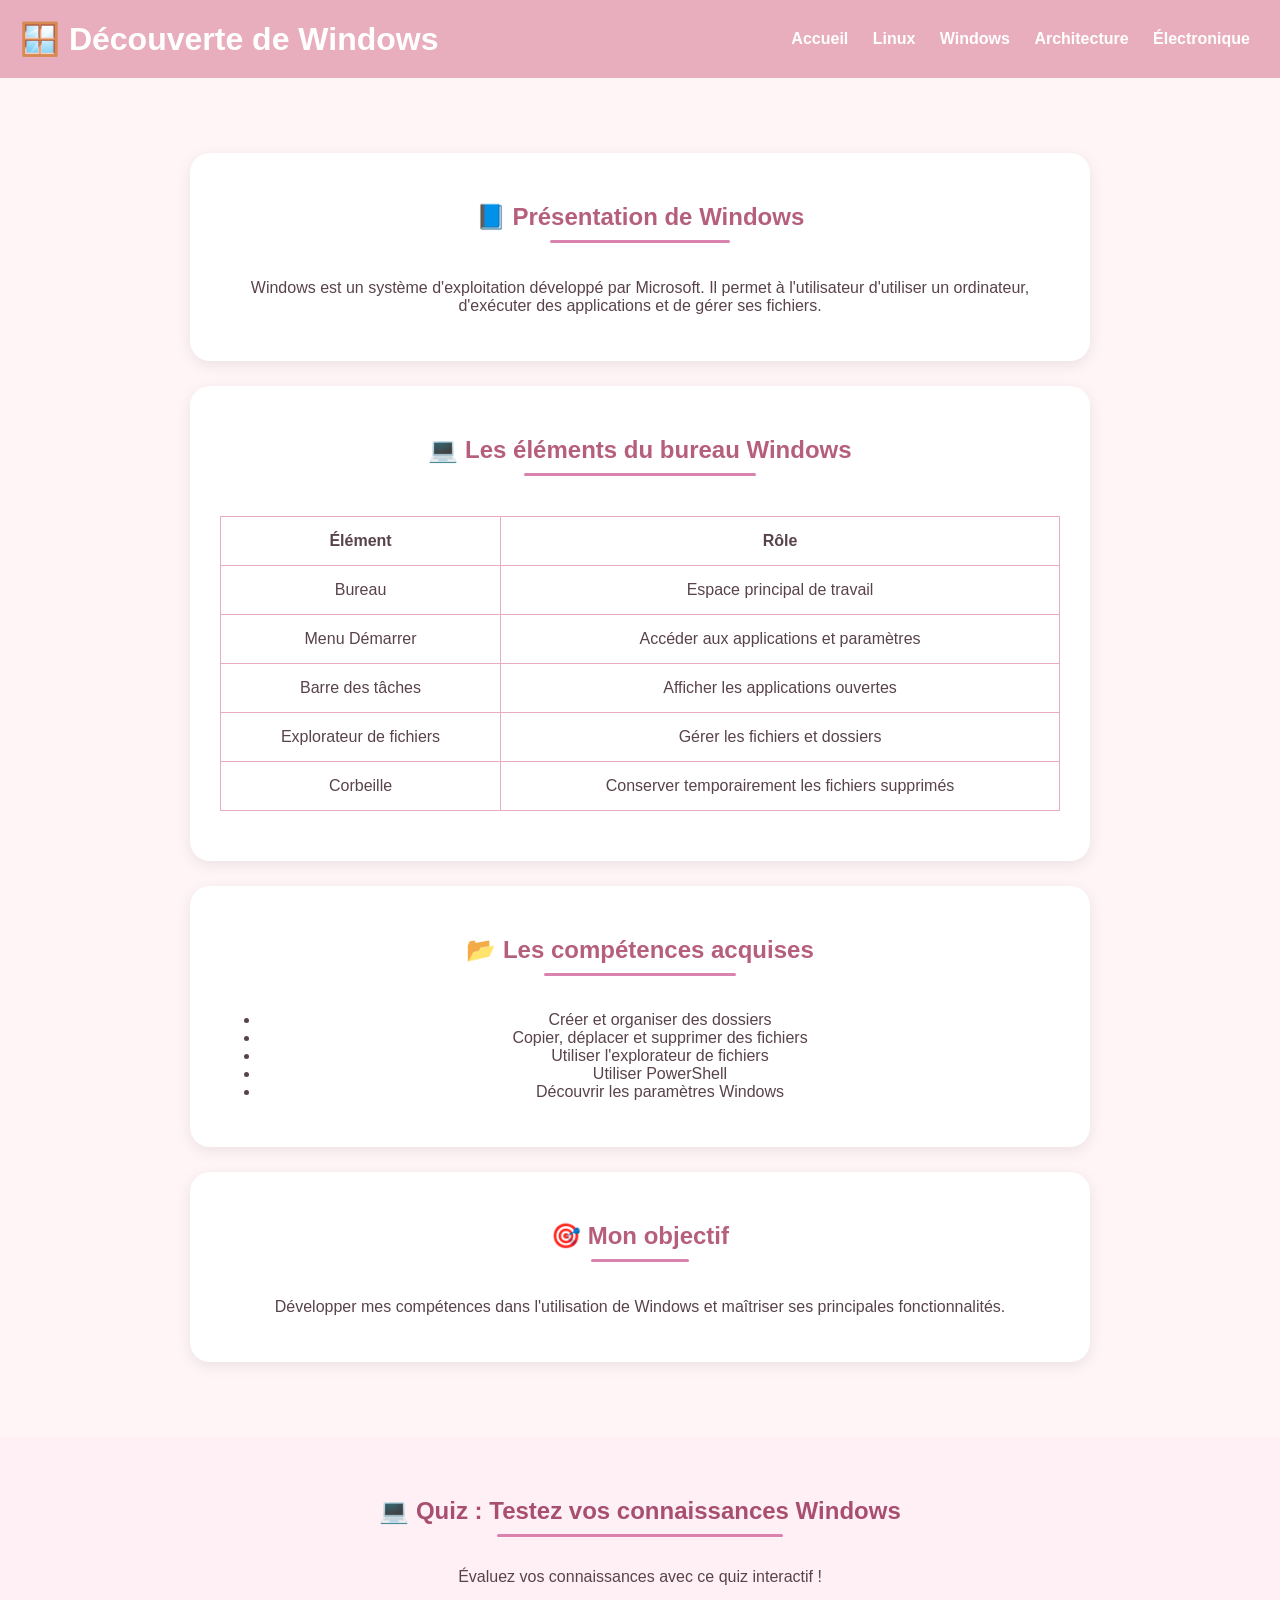
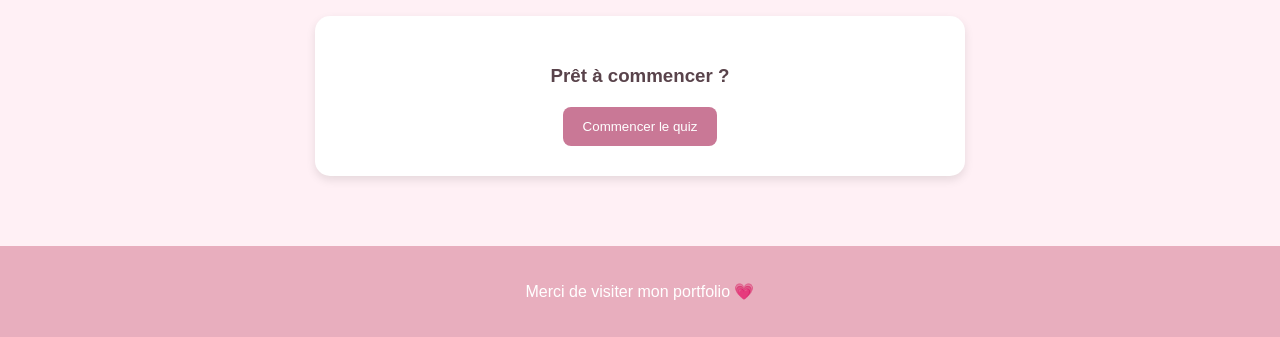
<file: systemes-fondements/windows.html>
<!DOCTYPE html>
<html lang="fr">
<head>
    <meta charset="UTF-8">
    <meta name="viewport" content="width=device-width, initial-scale=1.0">
    <title>Windows - Systèmes et Fondements</title>

    <link rel="stylesheet" href="../css/style.css">
</head>

<body>

    <header>
        <h1>🪟 Découverte de Windows</h1>

        <nav>
            <a href="../index.html">Accueil</a>
            <a href="linux.html">Linux</a>
            <a href="windows.html">Windows</a>
            <a href="architecture.html">Architecture</a>
            <a href="electronique.html">Électronique</a>
        </nav>
    </header>

    <main>

        <section class="carte">
            <h2>📘 Présentation de Windows</h2>
            <p>
                Windows est un système d'exploitation développé par Microsoft.
                Il permet à l'utilisateur d'utiliser un ordinateur,
                d'exécuter des applications et de gérer ses fichiers.
            </p>
        </section>

        <section class="carte">
            <h2>💻 Les éléments du bureau Windows</h2>

            <table>
                <tr>
                    <th>Élément</th>
                    <th>Rôle</th>
                </tr>
                <tr>
                    <td>Bureau</td>
                    <td>Espace principal de travail</td>
                </tr>
                <tr>
                    <td>Menu Démarrer</td>
                    <td>Accéder aux applications et paramètres</td>
                </tr>
                <tr>
                    <td>Barre des tâches</td>
                    <td>Afficher les applications ouvertes</td>
                </tr>
                <tr>
                    <td>Explorateur de fichiers</td>
                    <td>Gérer les fichiers et dossiers</td>
                </tr>
                <tr>
                    <td>Corbeille</td>
                    <td>Conserver temporairement les fichiers supprimés</td>
                </tr>
            </table>
        </section>

        <section class="carte">
            <h2>📂 Les compétences acquises</h2>
            <ul>
                <li>Créer et organiser des dossiers</li>
                <li>Copier, déplacer et supprimer des fichiers</li>
                <li>Utiliser l'explorateur de fichiers</li>
                <li>Utiliser PowerShell</li>
                <li>Découvrir les paramètres Windows</li>
            </ul>
        </section>

        <section class="carte">
            <h2>🎯 Mon objectif</h2>
            <p>
                Développer mes compétences dans l'utilisation
                de Windows et maîtriser ses principales fonctionnalités.
            </p>
        </section>

    </main>
    
<!-- SECTION QUIZ WINDOWS -->

<section id="quiz-windows">

    <h2>💻 Quiz : Testez vos connaissances Windows</h2>

    <p>Évaluez vos connaissances avec ce quiz interactif !</p>

    <div class="quiz-box">

        <h3 id="question">Prêt à commencer ?</h3>

        <div id="reponses"></div>

        <p id="resultat"></p>

        <button id="commencer" onclick="commencerQuiz()">
            Commencer le quiz
        </button>

        <button id="suivant" onclick="questionSuivante()" hidden>
            Question suivante
        </button>

    </div>

</section>

<script src="quiz-windows.js"></script>
</body>
</html>


    <footer>
        <p>Merci de visiter mon portfolio 💗</p>
    </footer>

</body>
</html>
</file>
<file: css/style.css>
/* STYLE GENERAL */

* {
    box-sizing: border-box;
}

body {
    margin: 0;
    font-family: Arial, sans-serif;
    background-color: #fff5f7;
    color: #59434b;
}

/* HEADER */

header {
    background-color: #e8aebe;
    color: white;
    padding: 20px;
    display: flex;
    justify-content: space-between;
    align-items: center;
    flex-wrap: wrap;
}

header h1 {
    margin: 0;
}

nav a {
    color: white;
    text-decoration: none;
    margin: 10px;
    font-weight: bold;
}

nav a:hover {
    color: #7d4558;
}

/* ACCUEIL */

.bienvenue {
    text-align: center;
    padding: 90px 20px;
    background-color: #f9dce5;
}

.bienvenue h2 {
    font-size: 32px;
    color: #a84f70;
}

.bienvenue p {
    font-size: 18px;
}

/* BOUTON */

.bouton {
    display: inline-block;
    background-color: #c97896;
    color: white;
    padding: 12px 25px;
    border-radius: 20px;
    text-decoration: none;
    margin-top: 15px;
}

.bouton:hover {
    background-color: #a84f70;
}

/* SECTIONS */

section {
    padding: 45px 25px;
    text-align: center;
}

section h2 {
    color: #b65f7c;
}

/* CARTES */

.conteneur {
    display: flex;
    justify-content: center;
    gap: 25px;
    flex-wrap: wrap;
}

.carte {
    background-color: white;
    width: 280px;
    padding: 25px;
    border-radius: 15px;
    text-decoration: none;
    color: #59434b;
    box-shadow: 0 3px 12px #e9cbd4;
    transition: 0.3s;
}

.carte:hover {
    transform: translateY(-8px);
    background-color: #f9dce5;
}

.carte h3 {
    color: #b65f7c;
}

/* FOOTER */

footer {
    background-color: #e8aebe;
    color: white;
    text-align: center;
    padding: 20px;
}

/* RESPONSIVE */

@media (max-width: 600px) {

    header {
        flex-direction: column;
        gap: 15px;
    }

    nav a {
        display: inline-block;
    }

    .bienvenue h2 {
        font-size: 24px;
    }

    .carte {
        width: 100%;
    }

}

/* TABLEAU */

table {
    margin: 20px auto;
    width: 80%;
    border-collapse: collapse;
    text-align: center;
    background-color: white;
}

th, td {
    padding: 15px;
    border: 1px solid #e8aebe;
}

/* SECTIONS */

section {
    padding: 45px 25px;
    text-align: center;
}

/* CARTES */

section .carte {
    max-width: 700px;
    margin: 20px auto;
}
pre {
    background-color: #fff0f4;
    color: #704456;
    padding: 20px;
    border-radius: 12px;
    text-align: left;
    overflow-x: auto;
    border: 1px solid #e8aebe;
    max-width: 850px;
    margin: 20px auto;
}

pre code {
    font-family: Consolas, monospace;
    font-size: 14px;
}

/* Mise en page de la page Linux */

main {
    width: 90%;
    max-width: 1100px;
    margin: 30px auto;
    padding: 20px;
}

main .carte {
    width: 100%;
    max-width: 900px;
    margin: 25px auto;
    padding: 30px;
    box-sizing: border-box;
    border-radius: 20px;
    background-color: white;
    box-shadow: 0 4px 15px rgba(0, 0, 0, 0.08);
}

main .carte table {
    width: 100%;
    margin: 20px auto;
    border-collapse: collapse;
}

main .carte th,
main .carte td {
    padding: 15px;
    text-align: center;
}

@media (max-width: 600px) {
    main {
        width: 95%;
        padding: 5px;
    }

    main .carte {
        padding: 15px;
    }
}

.profil {
    text-align: center;
    padding: 30px;
}

.profil img {
    width: 180px;
    height: 180px;
    object-fit: cover;
    border-radius: 50%;
    border: 4px solid #e8b6ce;
}

/* QUIZ LINUX */

#quiz-linux {
    background-color: #edf4f8;
    padding: 40px 20px;
    text-align: center;
}

#quiz-linux h2 {
    color: #183b56;
    margin-bottom: 15px;
}

.quiz-box {
    background-color: white;
    max-width: 650px;
    margin: 30px auto;
    padding: 30px;
    border-radius: 15px;
    box-shadow: 0 4px 10px rgba(0,0,0,0.1);
}

#reponses button {
    display: block;
    width: 100%;
    padding: 13px;
    margin: 12px 0;
    background-color: white;
    color: #183b56;
    border: 1px solid #183b56;
    border-radius: 8px;
    cursor: pointer;
}

#reponses button:hover:not(:disabled) {
    background-color: #dceaf3;
}

#quiz-linux button {
    padding: 12px 20px;
    border: none;
    border-radius: 8px;
    background-color: #183b56;
    color: white;
    cursor: pointer;
}

#resultat {
    margin: 20px;
    font-weight: bold;
}

/* QUIZ WINDOWS */

#quiz-windows {
    background-color: #edf4f8;
    padding: 40px 20px;
    text-align: center;
}

#quiz-windows h2 {
    color: #183b56;
    margin-bottom: 15px;
}

#quiz-windows .quiz-box {
    background-color: white;
    max-width: 650px;
    margin: 30px auto;
    padding: 30px;
    border-radius: 15px;
    box-shadow: 0 4px 10px rgba(0,0,0,0.1);
}

#quiz-windows #reponses button {
    display: block;
    width: 100%;
    padding: 13px;
    margin: 12px 0;
    background-color: white;
    color: #183b56;
    border: 1px solid #183b56;
    border-radius: 8px;
    cursor: pointer;
}

#quiz-windows #reponses button:hover:not(:disabled) {
    background-color: #dceaf3;
}

#quiz-windows button {
    padding: 12px 20px;
    border: none;
    border-radius: 8px;
    background-color: #183b56;
    color: white;
    cursor: pointer;
}

#quiz-windows #resultat {
    margin: 20px;
    font-weight: bold;
}

/* ===== DECORATIONS ROSE CREATIF ===== */

body {
    position: relative;
    overflow-x: hidden;
}

/* Formes décoratives */

.decoration {
    position: fixed;
    border-radius: 50%;
    filter: blur(65px);
    opacity: 0.35;
    z-index: 0;
    pointer-events: none;
}
}

.decoration-1 {
    width: 220px;
    height: 220px;
    background: #f3a6c8;
    top: 100px;
    left: -90px;
}

.decoration-2 {
    width: 260px;
    height: 260px;
    background: #e8b4d0;
    bottom: 50px;
    right: -100px;
}

.decoration-3 {
    width: 150px;
    height: 150px;
    background: #ffd6e8;
    top: 50%;
    left: 45%;
}

/* Effet élégant sur les cartes */

.carte {
    transition: transform 0.35s ease,
                box-shadow 0.35s ease;
}

.carte:hover {
    transform: translateY(-8px);
    box-shadow: 0 12px 30px rgba(190, 100, 145, 0.18);
}

/* Effet sur les boutons */

button, .bouton {
    transition: all 0.3s ease;
}

button:hover, .bouton:hover {
    transform: translateY(-3px);
    box-shadow: 0 7px 18px rgba(190, 100, 145, 0.25);
}

/* Décoration des titres */

section h2 {
    position: relative;
    display: inline-block;
}

section h2::after {
    content: "";
    display: block;
    width: 55%;
    height: 3px;
    background: #d982ad;
    border-radius: 10px;
    margin: 9px auto 0;
}
header, main, section, footer {
    position: relative;
    z-index: 1;
}

/* QUIZ : THEME ROSE */

#quiz-linux,
#quiz-windows {
    background-color: #fff0f5;
}

#quiz-linux h2,
#quiz-windows h2 {
    color: #a84f70;
}

#quiz-linux button,
#quiz-windows button {
    background-color: #c97896;
    color: white;
}

#quiz-linux #reponses button,
#quiz-windows #reponses button {
    background-color: white;
    color: #59434b;
    border: 1px solid #e8aebe;
}

#quiz-linux #reponses button:hover:not(:disabled),
#quiz-windows #reponses button:hover:not(:disabled) {
    background-color: #f9dce5;
}
</file>
